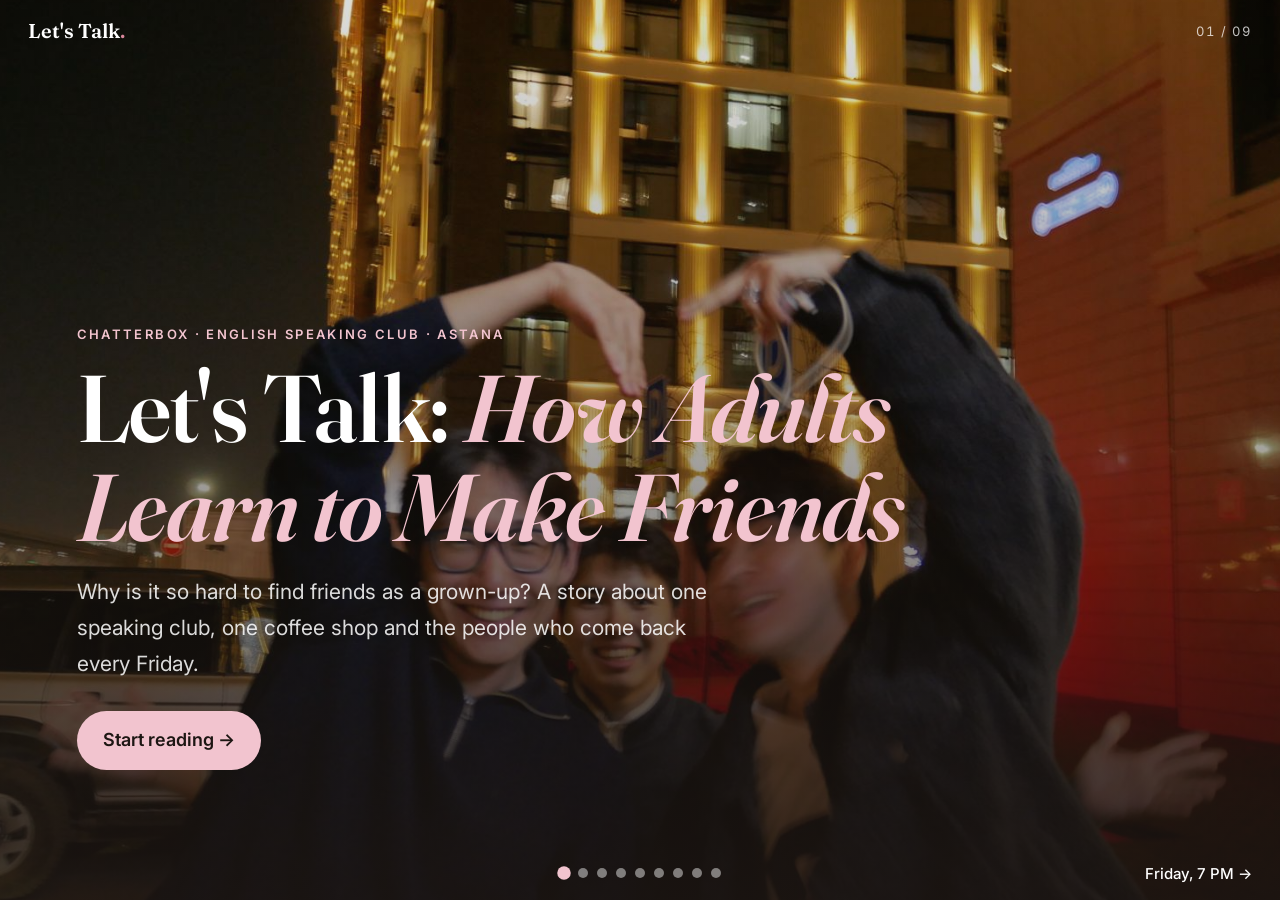
<file: index.html>
<!DOCTYPE html>
<html lang="en">
<head>
  <meta charset="UTF-8">
  <meta name="viewport" content="width=device-width, initial-scale=1.0">
  <title>Let's Talk: How Adults Learn to Make Friends</title>
  <meta name="description" content="A multimedia longread about Chatterbox, an English speaking club in Astana, and the adults who found friends there.">
  <link rel="preconnect" href="https://fonts.googleapis.com">
  <link rel="preconnect" href="https://fonts.gstatic.com" crossorigin>
  <link href="https://fonts.googleapis.com/css2?family=Fraunces:ital,opsz,wght@0,9..144,400;0,9..144,600;1,9..144,400&family=Inter:wght@400;500;600&display=swap" rel="stylesheet">
  <link rel="stylesheet" href="css/style.css">
</head>
<body class="cover" data-page="0">

  <header class="topbar">
    <a href="index.html" class="brand">Let's Talk<span>.</span></a>
    <span class="counter"></span>
  </header>

  <main class="cover-hero">

    <!-- SLIDESHOW: photos change every 2 seconds (speed: SLIDE_INTERVAL in js/main.js).
         To add a photo, copy one <div class="slide"> line; to remove one, delete its line. -->
    <div class="slideshow">
      <div class="author">
  <p class="author-name"><span>The Author</span> Merey Askanova</p>
  <p class="author-links">
    <a href="https://www.instagram.com/m13try/" target="_blank" rel="noopener">Instagram: @m13try</a>
    <span aria-hidden="true">·</span>
    <a href="tel:+77015398268">+7 701 539 82 68</a>
  </p>
</div>
      <div class="slide"><img src="assets/photos/cover-01.jpg" alt=""></div>
      <div class="slide"><img src="assets/photos/cover-02.jpg" alt=""></div>
      <div class="slide"><img src="assets/photos/cover-03.jpg" alt=""></div>
      <div class="slide"><img src="assets/photos/cover-04.jpg" alt=""></div>
      <div class="slide"><img src="assets/photos/cover-05.jpg" alt=""></div>
      <div class="slide"><img src="assets/photos/cover-06.jpg" alt=""></div>
      <div class="slide"><img src="assets/photos/cover-07.jpg" alt=""></div>
      <div class="slide"><img src="assets/photos/cover-08.jpg" alt=""></div>
      <div class="slide"><img src="assets/photos/cover-09.jpg" alt=""></div>
      <div class="slide"><img src="assets/photos/cover-10.jpg" alt=""></div>
      <div class="slide"><img src="assets/photos/cover-11.jpg" alt=""></div>
      <div class="slide"><img src="assets/photos/cover-12.jpg" alt=""></div>
      <div class="slide"><img src="assets/photos/cover-13.jpg" alt=""></div>
      <div class="slide"><img src="assets/photos/cover-14.jpg" alt=""></div>
      <div class="slide"><img src="assets/photos/cover-15.jpg" alt=""></div>
      <div class="slide"><img src="assets/photos/cover-16.jpg" alt=""></div>
      <div class="slide"><img src="assets/photos/cover-17.jpg" alt=""></div>
      <div class="slide"><img src="assets/photos/cover-18.jpg" alt=""></div>
      <div class="slide"><img src="assets/photos/cover-19.jpg" alt=""></div>
      <div class="slide"><img src="assets/photos/cover-20.jpg" alt=""></div>
      <div class="slide"><img src="assets/photos/cover-21.jpg" alt=""></div>
      <div class="slide"><img src="assets/photos/cover-22.jpg" alt=""></div>
      <div class="slide"><img src="assets/photos/cover-23.jpg" alt=""></div>
      <div class="slide"><img src="assets/photos/cover-24.jpg" alt=""></div>
      <div class="slide"><img src="assets/photos/cover-25.jpg" alt=""></div>
      <div class="slide"><img src="assets/photos/cover-26.jpg" alt=""></div>
      <div class="slide"><img src="assets/photos/cover-27.jpg" alt=""></div>
      <div class="slide"><img src="assets/photos/cover-28.jpg" alt=""></div>
      <div class="slide"><img src="assets/photos/cover-29.jpg" alt=""></div>
      <div class="slide"><img src="assets/photos/cover-30.jpg" alt=""></div>
    </div>

    <div class="cover-overlay">
      <p class="kicker">Chatterbox · English Speaking Club · Astana</p>
      <h1>Let's Talk: <em>How Adults Learn to Make Friends</em></h1>
      <p class="lead">Why is it so hard to find friends as a grown-up? A story about one speaking club, one coffee shop and the people who come back every Friday.</p>
      <a class="start-btn" href="friday.html">Start reading →</a>
    </div>
  </main>

  <nav class="pager" aria-label="Pages"></nav>
  <script src="js/main.js"></script>
</body>
</html>
</file>
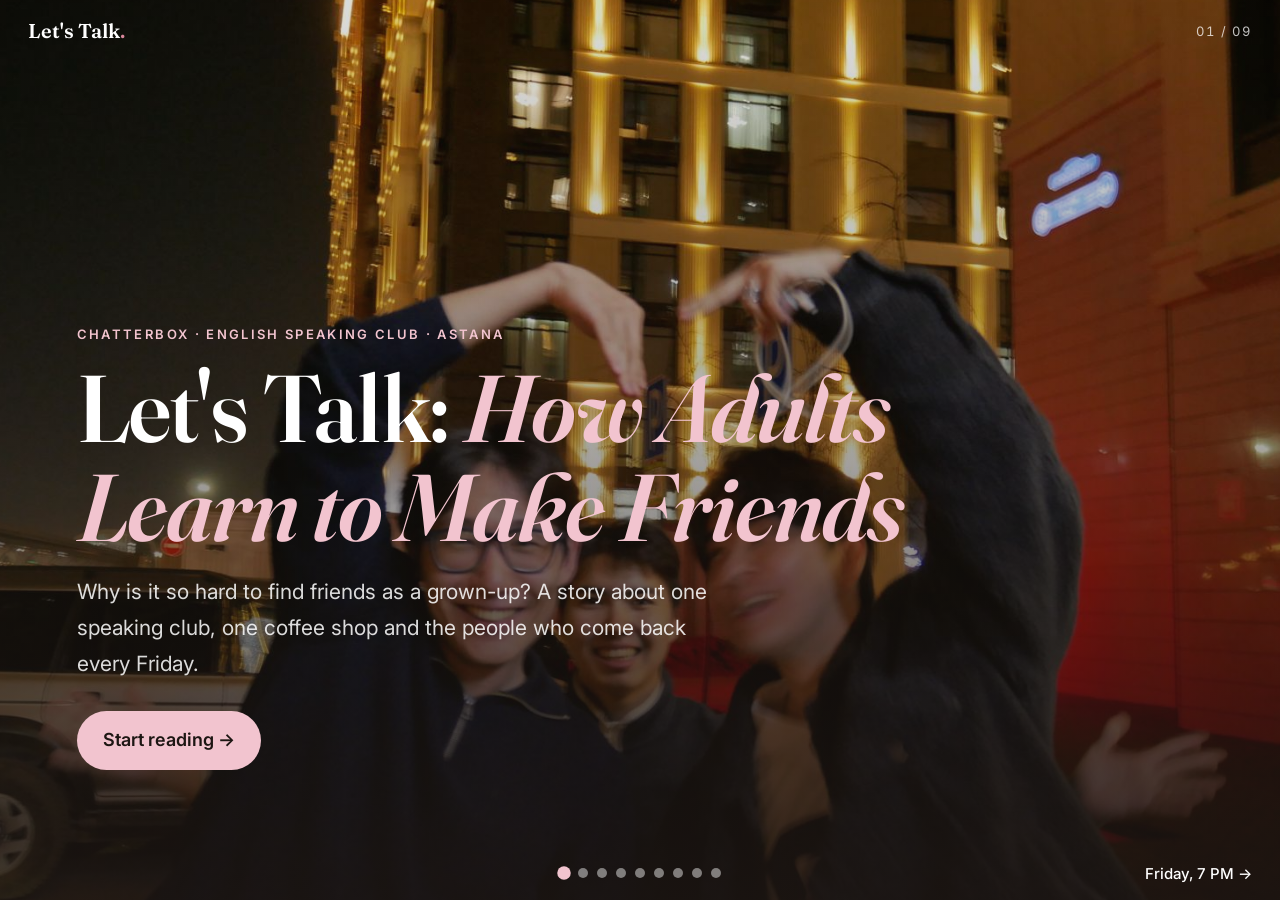
<file: letstalk/index.html>
<!DOCTYPE html>
<html lang="en">
<head>
  <meta charset="UTF-8">
  <meta name="viewport" content="width=device-width, initial-scale=1.0">
  <title>Let's Talk: How Adults Learn to Make Friends</title>
  <meta name="description" content="A multimedia longread about Chatterbox, an English speaking club in Astana, and the adults who found friends there.">
  <link rel="preconnect" href="https://fonts.googleapis.com">
  <link rel="preconnect" href="https://fonts.gstatic.com" crossorigin>
  <link href="https://fonts.googleapis.com/css2?family=Fraunces:ital,opsz,wght@0,9..144,400;0,9..144,600;1,9..144,400&family=Inter:wght@400;500;600&display=swap" rel="stylesheet">
  <link rel="stylesheet" href="css/style.css">
</head>
<body class="cover" data-page="0">

  <header class="topbar">
    <a href="index.html" class="brand">Let's Talk<span>.</span></a>
    <span class="counter"></span>
  </header>

  <main class="cover-hero">

    <!-- SLIDESHOW: photos change every 2 seconds (speed: SLIDE_INTERVAL in js/main.js).
         To add a photo, copy one <div class="slide"> line; to remove one, delete its line. -->
    <div class="slideshow">
      <div class="slide"><img src="assets/photos/cover-01.jpg" alt=""></div>
      <div class="slide"><img src="assets/photos/cover-02.jpg" alt=""></div>
      <div class="slide"><img src="assets/photos/cover-03.jpg" alt=""></div>
      <div class="slide"><img src="assets/photos/cover-04.jpg" alt=""></div>
      <div class="slide"><img src="assets/photos/cover-05.jpg" alt=""></div>
      <div class="slide"><img src="assets/photos/cover-06.jpg" alt=""></div>
      <div class="slide"><img src="assets/photos/cover-07.jpg" alt=""></div>
      <div class="slide"><img src="assets/photos/cover-08.jpg" alt=""></div>
      <div class="slide"><img src="assets/photos/cover-09.jpg" alt=""></div>
      <div class="slide"><img src="assets/photos/cover-10.jpg" alt=""></div>
      <div class="slide"><img src="assets/photos/cover-11.jpg" alt=""></div>
      <div class="slide"><img src="assets/photos/cover-12.jpg" alt=""></div>
      <div class="slide"><img src="assets/photos/cover-13.jpg" alt=""></div>
      <div class="slide"><img src="assets/photos/cover-14.jpg" alt=""></div>
      <div class="slide"><img src="assets/photos/cover-15.jpg" alt=""></div>
      <div class="slide"><img src="assets/photos/cover-16.jpg" alt=""></div>
      <div class="slide"><img src="assets/photos/cover-17.jpg" alt=""></div>
      <div class="slide"><img src="assets/photos/cover-18.jpg" alt=""></div>
      <div class="slide"><img src="assets/photos/cover-19.jpg" alt=""></div>
      <div class="slide"><img src="assets/photos/cover-20.jpg" alt=""></div>
      <div class="slide"><img src="assets/photos/cover-21.jpg" alt=""></div>
      <div class="slide"><img src="assets/photos/cover-22.jpg" alt=""></div>
      <div class="slide"><img src="assets/photos/cover-23.jpg" alt=""></div>
      <div class="slide"><img src="assets/photos/cover-24.jpg" alt=""></div>
      <div class="slide"><img src="assets/photos/cover-25.jpg" alt=""></div>
      <div class="slide"><img src="assets/photos/cover-26.jpg" alt=""></div>
      <div class="slide"><img src="assets/photos/cover-27.jpg" alt=""></div>
      <div class="slide"><img src="assets/photos/cover-28.jpg" alt=""></div>
      <div class="slide"><img src="assets/photos/cover-29.jpg" alt=""></div>
      <div class="slide"><img src="assets/photos/cover-30.jpg" alt=""></div>
    </div>

    <div class="cover-overlay">
      <p class="kicker">Chatterbox · English Speaking Club · Astana</p>
      <h1>Let's Talk: <em>How Adults Learn to Make Friends</em></h1>
      <p class="lead">Why is it so hard to find friends as a grown-up? A story about one speaking club, one coffee shop and the people who come back every Friday.</p>
      <a class="start-btn" href="friday.html">Start reading →</a>
    </div>
  </main>

  <nav class="pager" aria-label="Pages"></nav>
  <script src="js/main.js"></script>
</body>
</html>
</file>
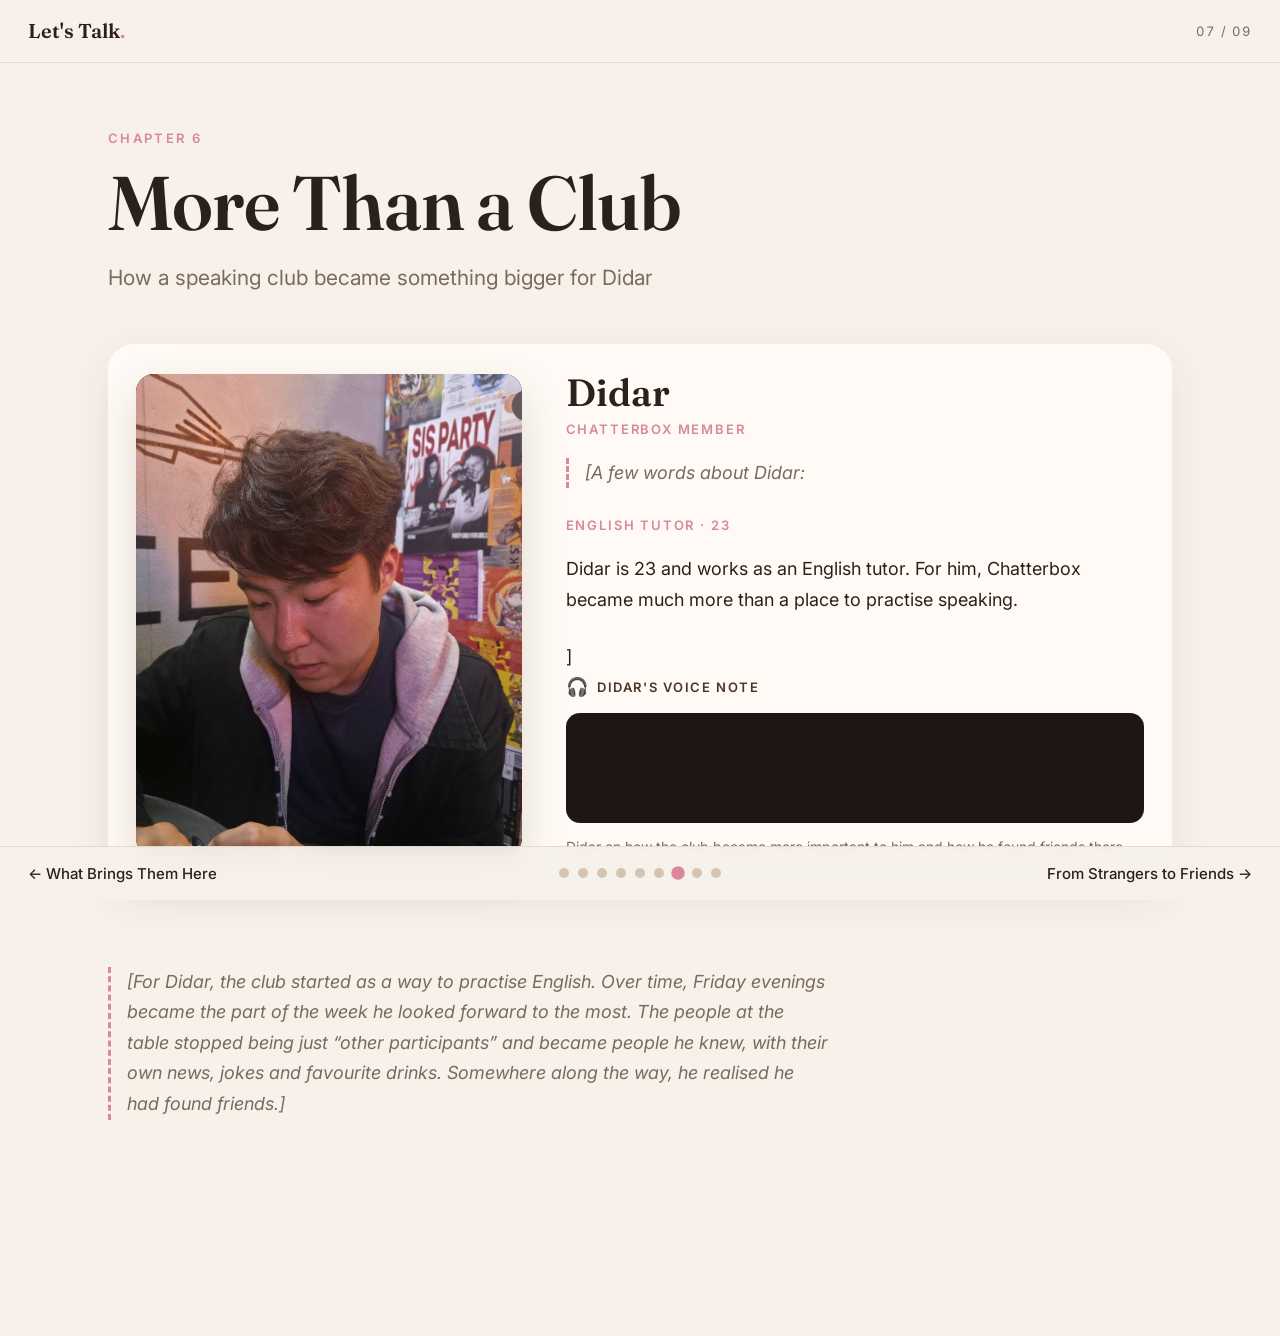
<file: didar.html>
<!DOCTYPE html>
<html lang="en">
<head>
  <meta charset="UTF-8">
  <meta name="viewport" content="width=device-width, initial-scale=1.0">
  <title>More Than a Club · Let's Talk</title>
  <link rel="preconnect" href="https://fonts.googleapis.com">
  <link rel="preconnect" href="https://fonts.gstatic.com" crossorigin>
  <link href="https://fonts.googleapis.com/css2?family=Fraunces:ital,opsz,wght@0,9..144,400;0,9..144,600;1,9..144,400&family=Inter:wght@400;500;600&display=swap" rel="stylesheet">
  <link rel="stylesheet" href="css/style.css">
</head>
<body data-page="6">

  <header class="topbar">
    <a href="index.html" class="brand">Let's Talk<span>.</span></a>
    <span class="counter"></span>
  </header>

  <main class="page">

    <section class="chapter-head reveal">
      <p class="kicker">Chapter 6</p>
      <h1>More Than a Club</h1>
      <p class="lead">How a speaking club became something bigger for Didar</p>
    </section>

    <section class="person reveal">
      <figure class="photo-slot">
        <img src="assets/photos/didar.jpg" alt="Didar">
        <figcaption class="slot-label">Photo: Didar<small>assets/photos/didar.jpg</small></figcaption>
      </figure>
      <div>
        <p class="person-name">Didar</p>
        <p class="person-role">Chatterbox member</p>
        <p class="person-about placeholder">[A few words about Didar: <p class="person-role">English tutor · 23</p>
<p class="person-about">Didar is 23 and works as an English tutor. For him, Chatterbox became much more than a place to practise speaking.</p>]</p>

        <p class="audio-label">Didar's voice note</p>
        <div class="drive-audio">
          <iframe src="https://drive.google.com/file/d/1ACAIVmwpuzlrFrXn4HIFI7DJ-NvrfvU1/preview" allow="autoplay" title="Didar's voice note"></iframe>
        </div>
        <!-- Local version: <audio controls preload="metadata" src="assets/audio/didar.mp3"></audio> -->
        <p class="caption">Didar on how the club became more important to him and how he found friends there</p>
      </div>
    </section>

    <section class="author-text reveal">
      <p class="placeholder">[For Didar, the club started as a way to practise English. Over time, Friday evenings became the part of the week he looked forward to the most. The people at the table stopped being just “other participants” and became people he knew, with their own news, jokes and favourite drinks. Somewhere along the way, he realised he had found friends.]</p>
    </section>

  </main>

  <nav class="pager" aria-label="Pages"></nav>
  <script src="js/main.js"></script>
</body>
</html>
</file>
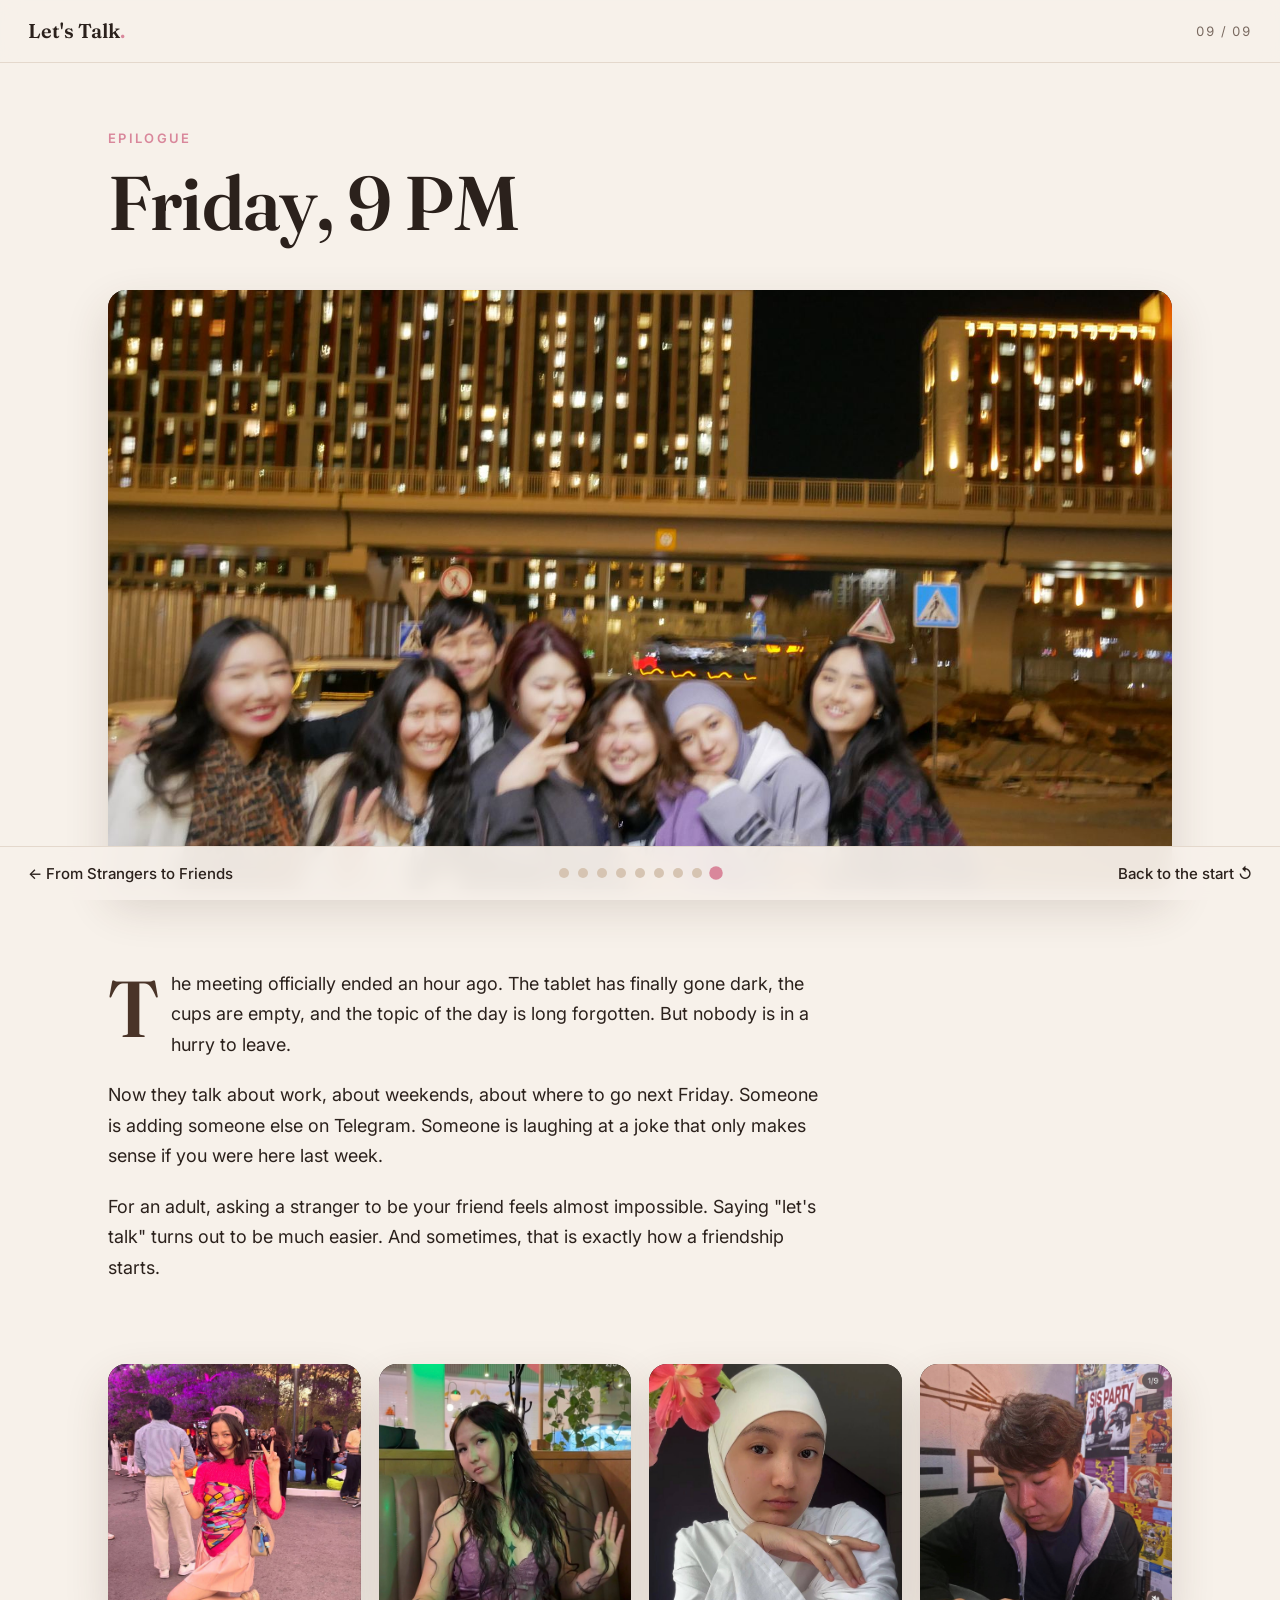
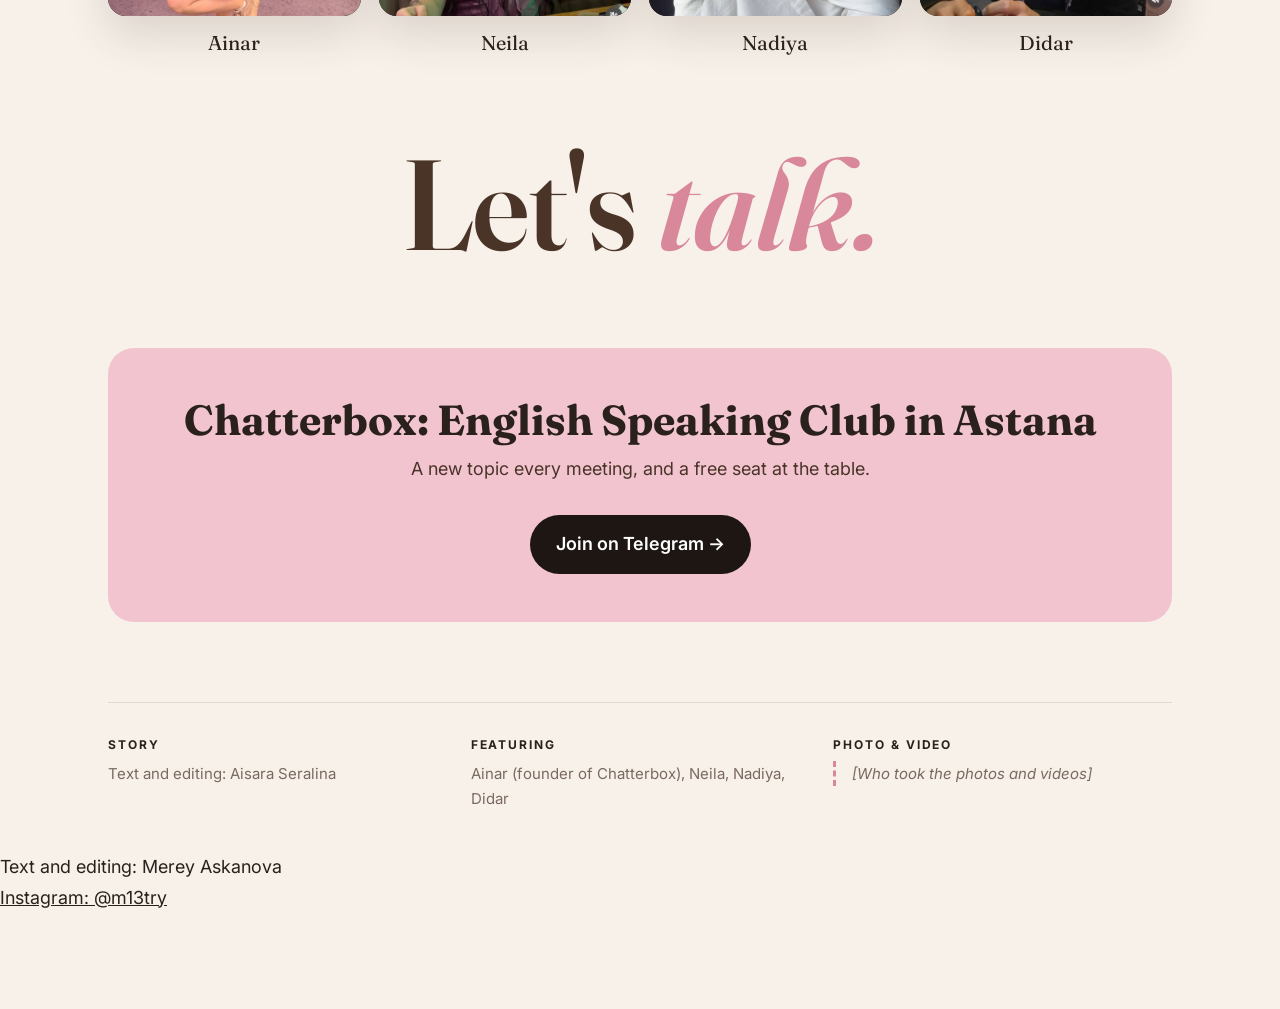
<file: friday-9pm.html>
<!DOCTYPE html>
<html lang="en">
<head>
  <meta charset="UTF-8">
  <meta name="viewport" content="width=device-width, initial-scale=1.0">
  <title>Friday, 9 PM · Let's Talk</title>
  <link rel="preconnect" href="https://fonts.googleapis.com">
  <link rel="preconnect" href="https://fonts.gstatic.com" crossorigin>
  <link href="https://fonts.googleapis.com/css2?family=Fraunces:ital,opsz,wght@0,9..144,400;0,9..144,600;1,9..144,400&family=Inter:wght@400;500;600&display=swap" rel="stylesheet">
  <link rel="stylesheet" href="css/style.css">
</head>
<body data-page="8">

  <header class="topbar">
    <a href="index.html" class="brand">Let's Talk<span>.</span></a>
    <span class="counter"></span>
  </header>

  <main class="page">

    <section class="chapter-head reveal">
      <p class="kicker">Epilogue</p>
      <h1>Friday, 9 PM</h1>
    </section>

    <!-- ENDING: mirrors "Friday, 7 PM". Same coffee shop, two hours later. -->
    <section class="reveal">
      <figure class="photo-slot wide">
        <img src="assets/photos/finale-group.jpg" alt="Club members after the meeting">
        <figcaption class="slot-label">Wide photo: everyone at the table after the club, or leaving together<small>assets/photos/finale-group.jpg</small></figcaption>
      </figure>
    </section>

    <section class="author-text text reveal">
      <p class="dropcap">The meeting officially ended an hour ago. The tablet has finally gone dark, the cups are empty, and the topic of the day is long forgotten. But nobody is in a hurry to leave.</p>
      <p>Now they talk about work, about weekends, about where to go next Friday. Someone is adding someone else on Telegram. Someone is laughing at a joke that only makes sense if you were here last week.</p>
      <p>For an adult, asking a stranger to be your friend feels almost impossible. Saying "let's talk" turns out to be much easier. And sometimes, that is exactly how a friendship starts.</p>
    </section>

    <!-- Faces of the story: reuses the photos from earlier pages -->
    <section class="faces reveal">
      <figure>
        <div class="photo-slot square"><img src="assets/photos/ainar.jpg" alt="Ainar"><span class="slot-label"><small>ainar.jpg</small></span></div>
        <figcaption class="name">Ainar</figcaption>
      </figure>
      <figure>
        <div class="photo-slot square"><img src="assets/photos/neila.jpg" alt="Neila"><span class="slot-label"><small>neila.jpg</small></span></div>
        <figcaption class="name">Neila</figcaption>
      </figure>
      <figure>
        <div class="photo-slot square"><img src="assets/photos/nadiya.jpg" alt="Nadiya"><span class="slot-label"><small>nadiya.jpg</small></span></div>
        <figcaption class="name">Nadiya</figcaption>
      </figure>
      <figure>
        <div class="photo-slot square"><img src="assets/photos/didar.jpg" alt="Didar"><span class="slot-label"><small>didar.jpg</small></span></div>
        <figcaption class="name">Didar</figcaption>
      </figure>
    </section>

    <section class="reveal">
      <p class="big-quote">Let's <em>talk.</em></p>
    </section>

    <section class="cta reveal">
      <h2>Chatterbox: English Speaking Club in Astana</h2>
      <p>A new topic every meeting, and a free seat at the table.</p>
      <a class="start-btn" href="https://t.me/chatterboxesc" target="_blank" rel="noopener">Join on Telegram →</a>
    </section>

    <footer class="credits reveal">
      <div>
        <h3>Story</h3>
        <p>Text and editing: Aisara Seralina</p>
      </div>
      <div>
        <h3>Featuring</h3>
        <p>Ainar (founder of Chatterbox), Neila, Nadiya, Didar</p>
      </div>
      <div>
        <h3>Photo &amp; video</h3>
        <p class="placeholder">[Who took the photos and videos]</p>
      </div>
    </footer>

  </main>

  <nav class="pager" aria-label="Pages"></nav>
  <script src="js/main.js"></script>
</body><p>Text and editing: Merey Askanova</p>
<p><a href="https://www.instagram.com/m13try/" target="_blank" rel="noopener">Instagram: @m13try</a></p>
</html>
</file>
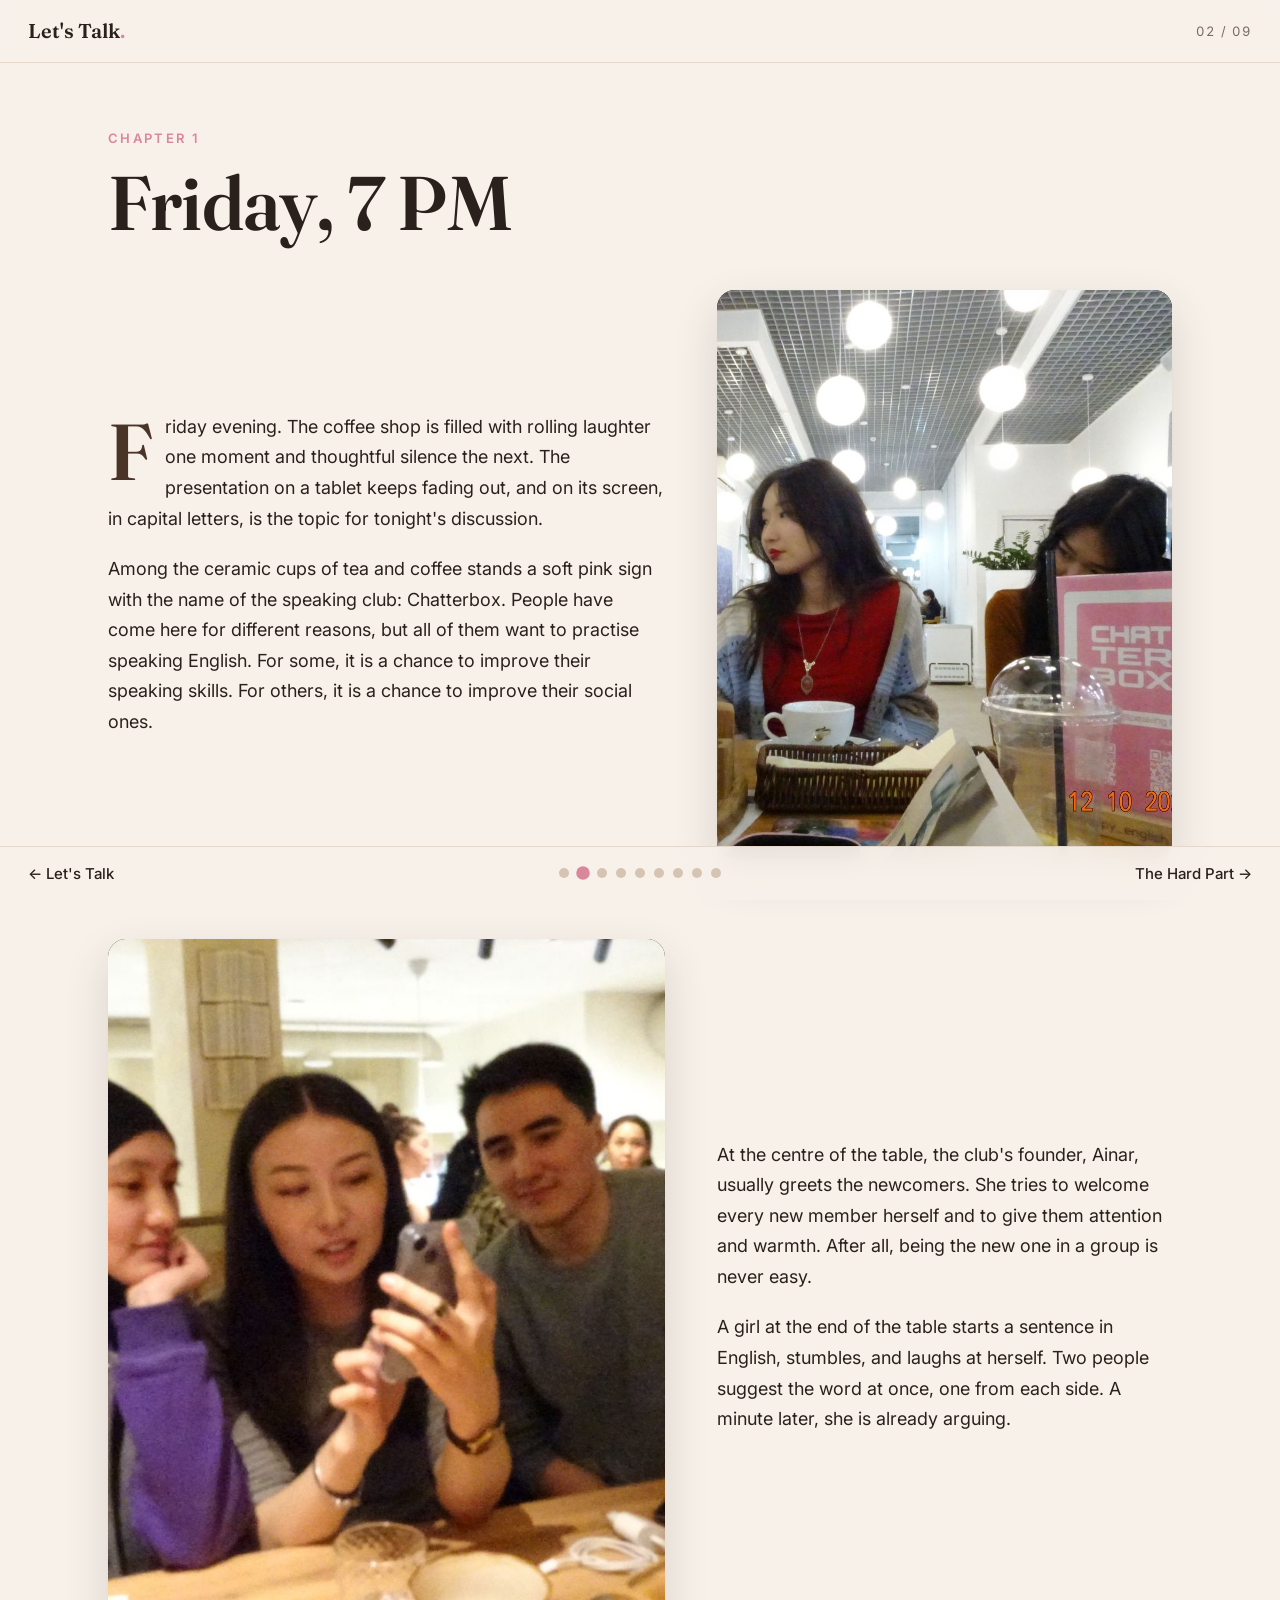
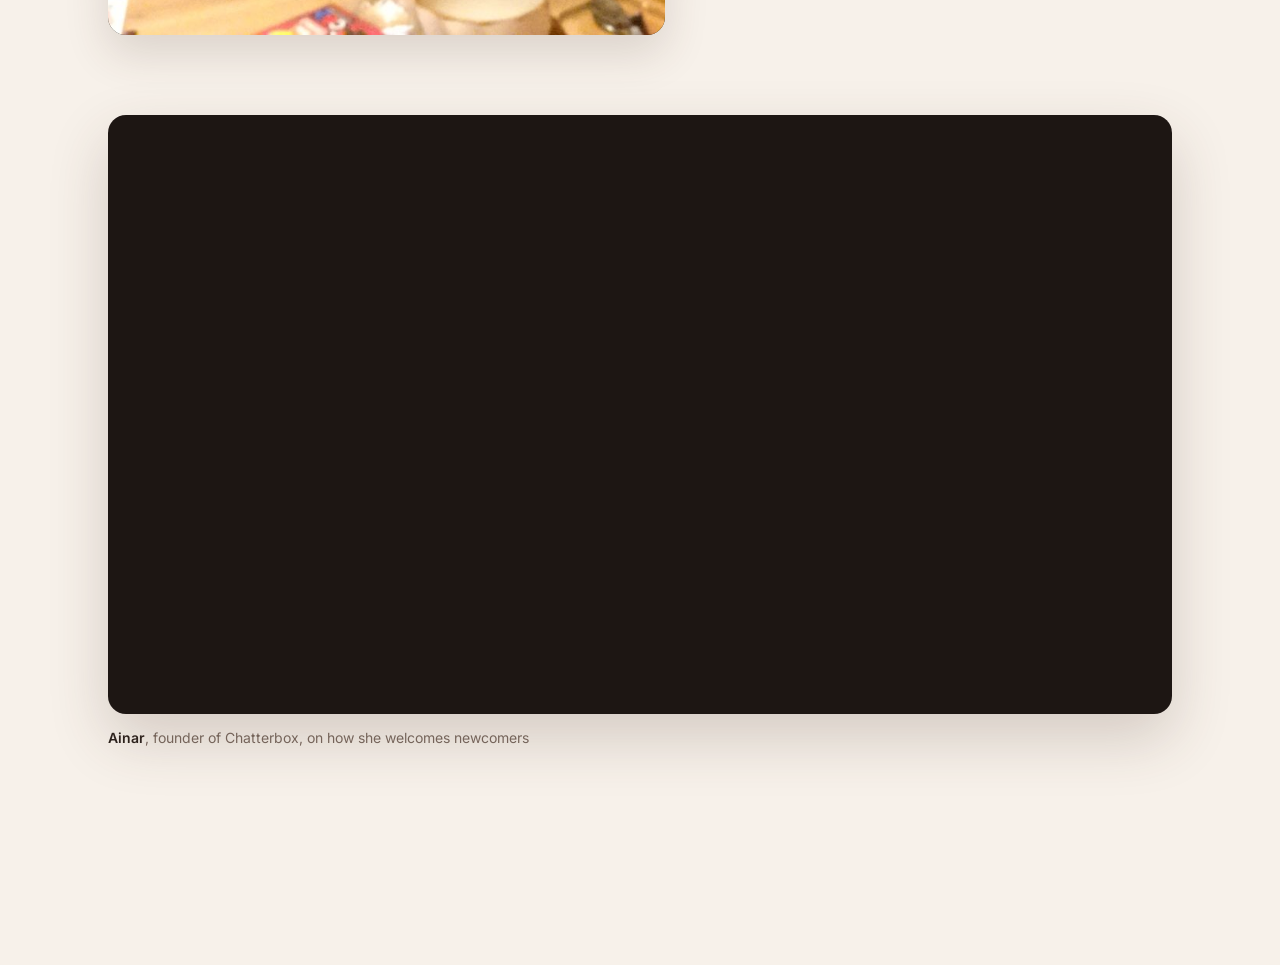
<file: friday.html>
<!DOCTYPE html>
<html lang="en">
<head>
  <meta charset="UTF-8">
  <meta name="viewport" content="width=device-width, initial-scale=1.0">
  <title>Friday, 7 PM · Let's Talk</title>
  <link rel="preconnect" href="https://fonts.googleapis.com">
  <link rel="preconnect" href="https://fonts.gstatic.com" crossorigin>
  <link href="https://fonts.googleapis.com/css2?family=Fraunces:ital,opsz,wght@0,9..144,400;0,9..144,600;1,9..144,400&family=Inter:wght@400;500;600&display=swap" rel="stylesheet">
  <link rel="stylesheet" href="css/style.css">
</head>
<body data-page="1">

  <header class="topbar">
    <a href="index.html" class="brand">Let's Talk<span>.</span></a>
    <span class="counter"></span>
  </header>

  <main class="page">

    <section class="chapter-head reveal">
      <p class="kicker">Chapter 1</p>
      <h1>Friday, 7 PM</h1>
    </section>

    <section class="split reveal">
      <div class="text">
        <p class="dropcap">Friday evening. The coffee shop is filled with rolling laughter one moment and thoughtful silence the next. The presentation on a tablet keeps fading out, and on its screen, in capital letters, is the topic for tonight's discussion.</p>
        <p>Among the ceramic cups of tea and coffee stands a soft pink sign with the name of the speaking club: Chatterbox. People have come here for different reasons, but all of them want to practise speaking English. For some, it is a chance to improve their speaking skills. For others, it is a chance to improve their social ones.</p>
      </div>
      <figure class="photo-slot">
        <img style="object-position: 80% center" src="assets/photos/friday-1.jpg" alt="The coffee shop on a Friday evening">
        <figcaption class="slot-label">Photo: the coffee shop, the tablet, the pink sign<small>assets/photos/friday-1.jpg</small></figcaption>
      </figure>
    </section>

    <section class="split reverse reveal">
      <div class="text">
        <p>At the centre of the table, the club's founder, Ainar, usually greets the newcomers. She tries to welcome every new member herself and to give them attention and warmth. After all, being the new one in a group is never easy.</p>
        <p>A girl at the end of the table starts a sentence in English, stumbles, and laughs at herself. Two people suggest the word at once, one from each side. A minute later, she is already arguing.</p>
      </div>
      <figure class="photo-slot">
        <img src="assets/photos/friday-2.jpg" alt="Ainar welcoming newcomers">
        <figcaption class="slot-label">Photo: Ainar with newcomers<small>assets/photos/friday-2.jpg</small></figcaption>
      </figure>
    </section>

    <section class="reveal">
      <div class="video-wrap">
        <iframe src="https://www.youtube.com/embed/suPuJf4Aw4o?rel=0"
                title="Ainar on welcoming newcomers"
                allow="accelerometer; autoplay; clipboard-write; encrypted-media; gyroscope; picture-in-picture; web-share"
                referrerpolicy="strict-origin-when-cross-origin" allowfullscreen></iframe>
      </div>
      <p class="caption"><strong>Ainar</strong>, founder of Chatterbox, on how she welcomes newcomers</p>
    </section>

  </main>

  <nav class="pager" aria-label="Pages"></nav>
  <script src="js/main.js"></script>
</body>
</html>
</file>
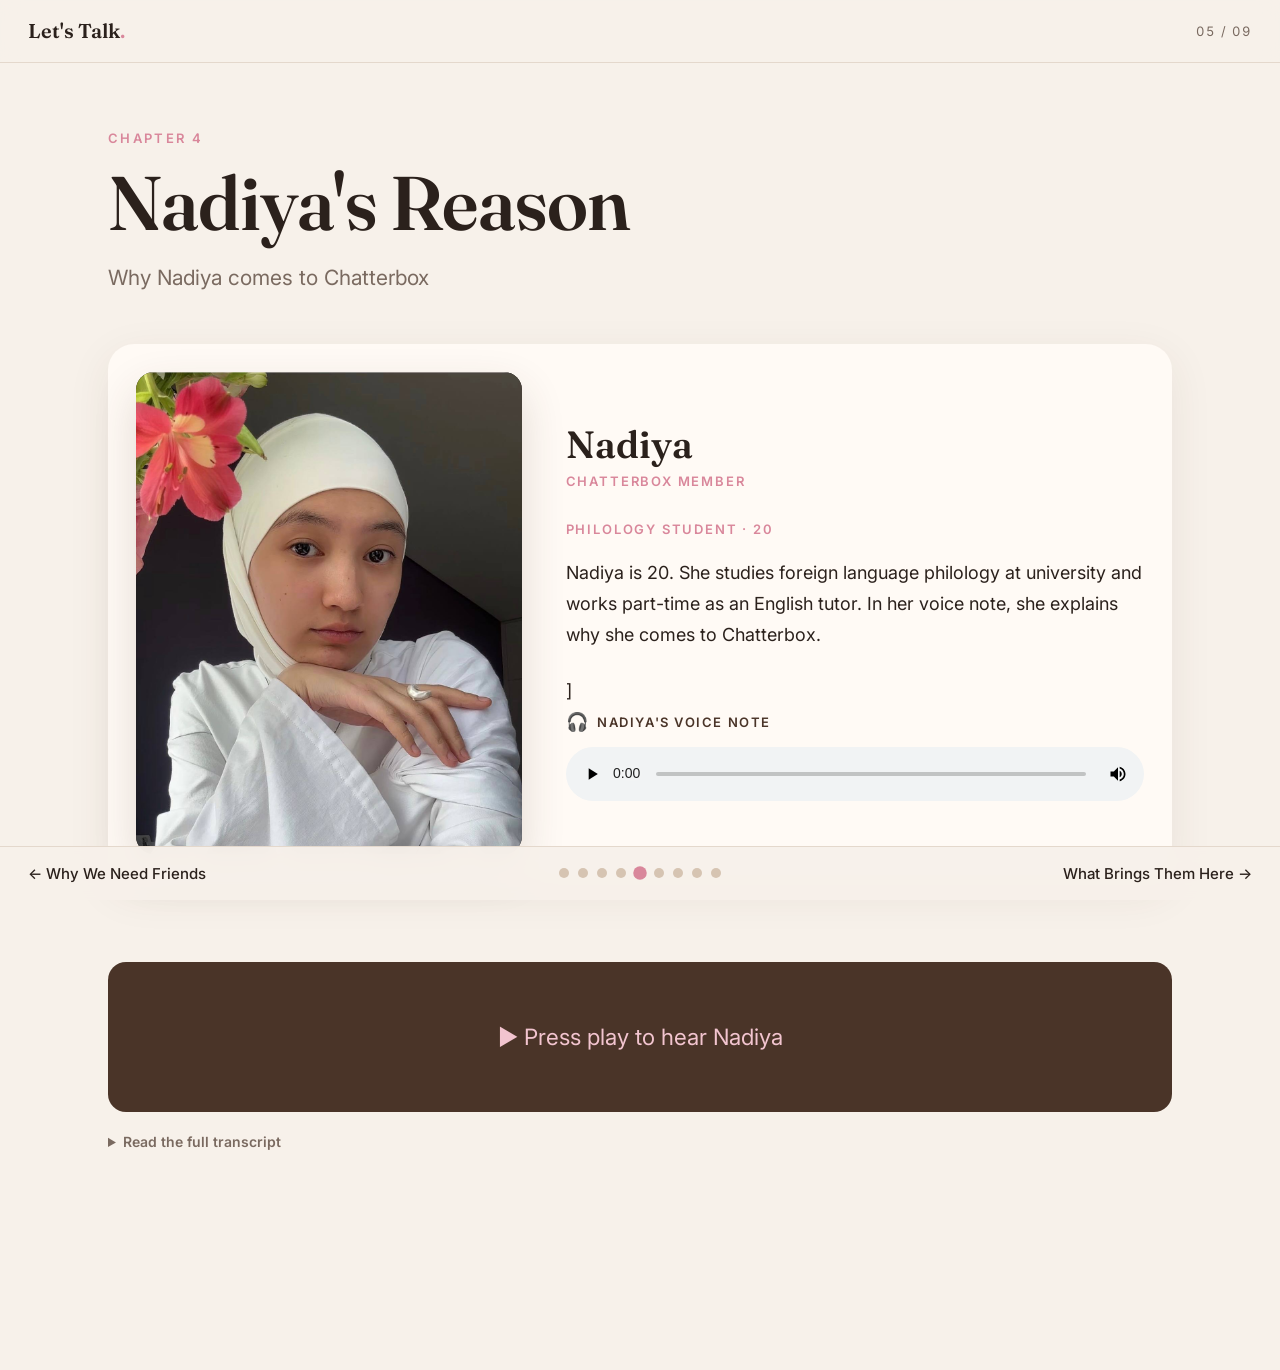
<file: nadiya.html>
<!DOCTYPE html>
<html lang="en">
<head>
  <meta charset="UTF-8">
  <meta name="viewport" content="width=device-width, initial-scale=1.0">
  <title>Nadiya's Reason · Let's Talk</title>
  <link rel="preconnect" href="https://fonts.googleapis.com">
  <link rel="preconnect" href="https://fonts.gstatic.com" crossorigin>
  <link href="https://fonts.googleapis.com/css2?family=Fraunces:ital,opsz,wght@0,9..144,400;0,9..144,600;1,9..144,400&family=Inter:wght@400;500;600&display=swap" rel="stylesheet">
  <link rel="stylesheet" href="css/style.css">
</head>
<body data-page="4">

  <header class="topbar">
    <a href="index.html" class="brand">Let's Talk<span>.</span></a>
    <span class="counter"></span>
  </header>

  <main class="page">

    <section class="chapter-head reveal">
      <p class="kicker">Chapter 4</p>
      <h1>Nadiya's Reason</h1>
      <p class="lead">Why Nadiya comes to Chatterbox</p>
    </section>

    <!-- NADIYA: photo + about + audio with synced subtitles.
         The audio must be a file on your site (subtitles cannot sync with a Google Drive player):
         download it from Drive and save it as assets/audio/nadiya.mp3
         The subtitle lines live in js/nadiya-subtitles.js -->
    <section class="person reveal">
      <figure class="photo-slot">
        <img src="assets/photos/nadiya.jpg" alt="Nadiya">
        <figcaption class="slot-label">Photo: Nadiya<small>assets/photos/nadiya.jpg</small></figcaption>
      </figure>
      <div>
        <p class="person-name">Nadiya</p>
        <p class="person-role">Chatterbox member</p>
        <p class="person-about placeholder"> <p class="person-role">Philology student · 20</p>
<p class="person-about">Nadiya is 20. She studies foreign language philology at university and works part-time as an English tutor. In her voice note, she explains why she comes to Chatterbox.</p>]</p>

        <p class="audio-label">Nadiya's voice note</p>
        <audio id="sub-audio" controls preload="metadata" src="assets/audio/nadiya.ogg"></audio>
<p class="notice" id="audio-missing" hidden>Audio file not found.</p>
        <p class="notice" id="audio-missing" hidden>Audio file not found. Save Nadiya's recording as <code>assets/audio/nadiya.mp3</code>.</p>
      </div>
    </section>

    <section class="reveal">
      <div class="subtitles" aria-live="polite">
        <p id="sub-line" class="idle">▶ Press play to hear Nadiya</p>
      </div>
      <details class="transcript-toggle">
        <summary>Read the full transcript</summary>
        <ol class="transcript" id="transcript"></ol>
      </details>
    </section>

  </main>

  <nav class="pager" aria-label="Pages"></nav>
  <script src="js/nadiya-subtitles.js"></script>
  <script src="js/main.js"></script>
</body>
</html>
</file>
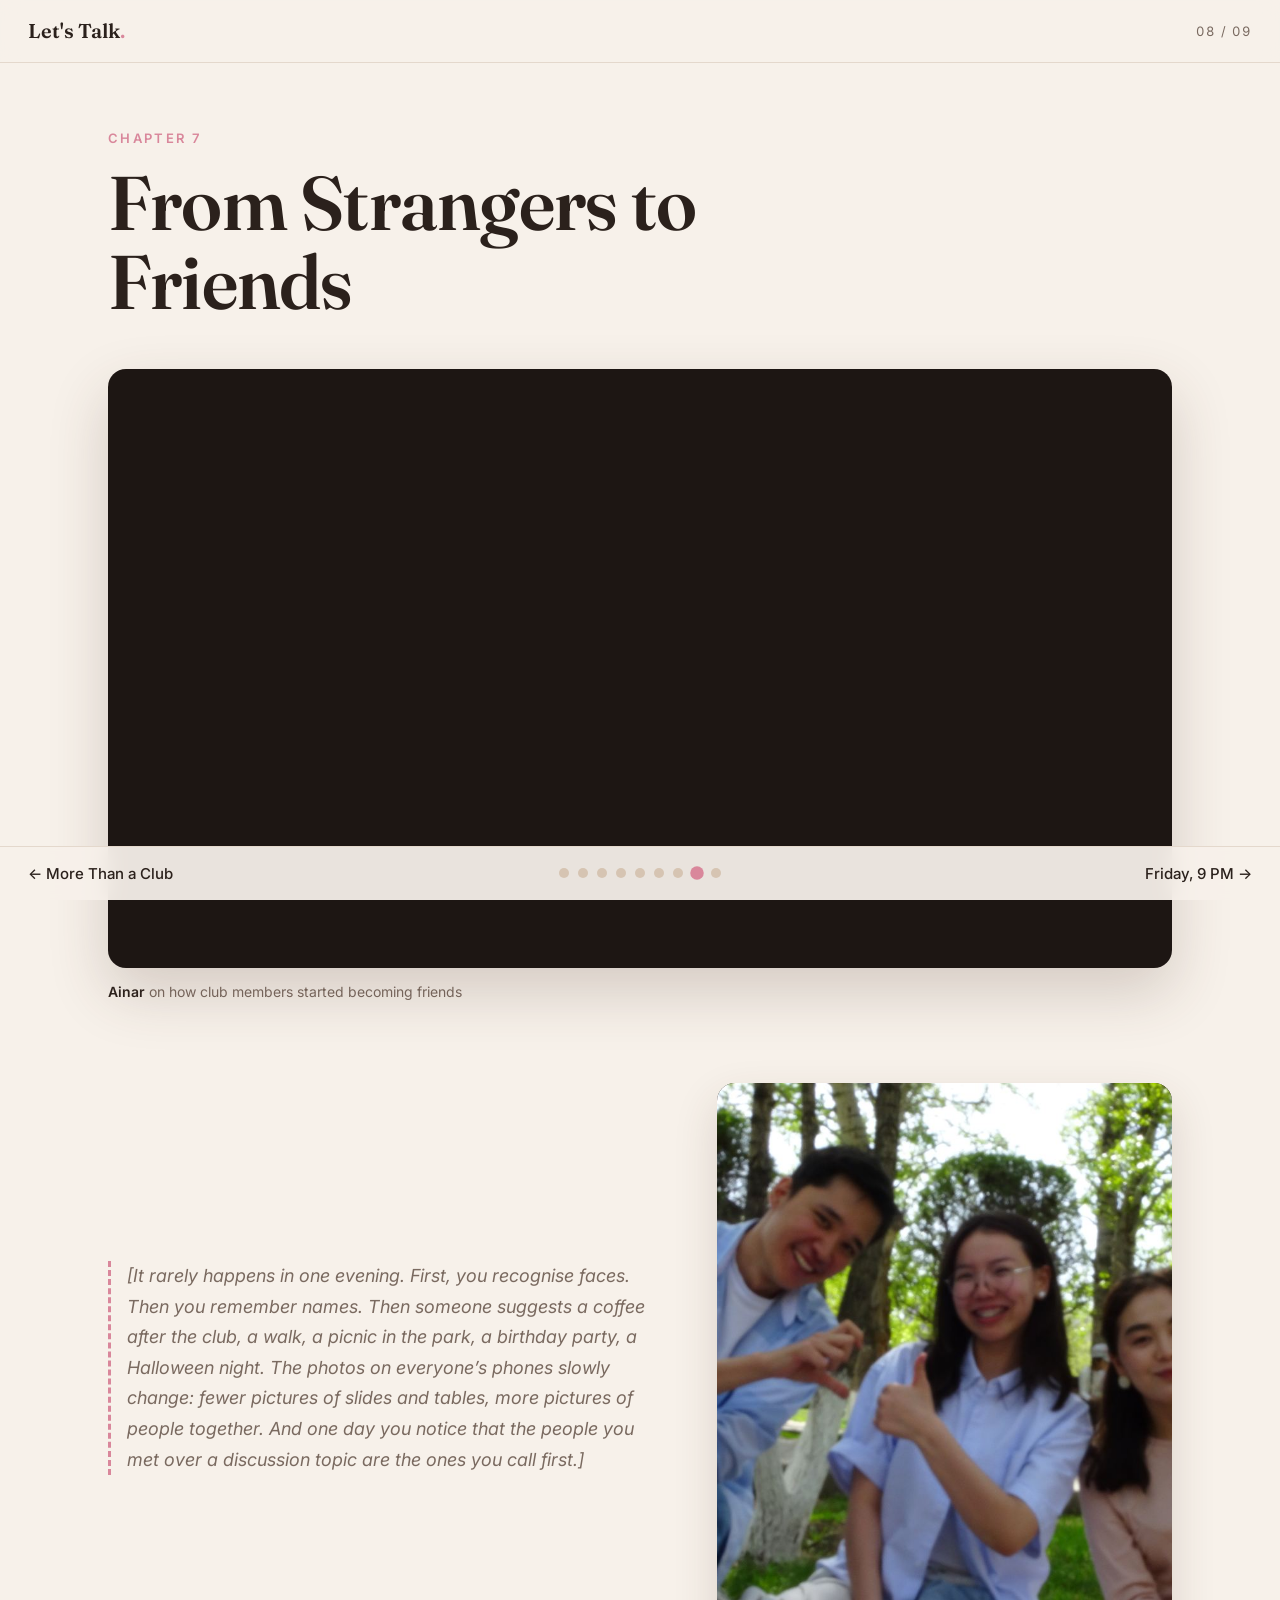
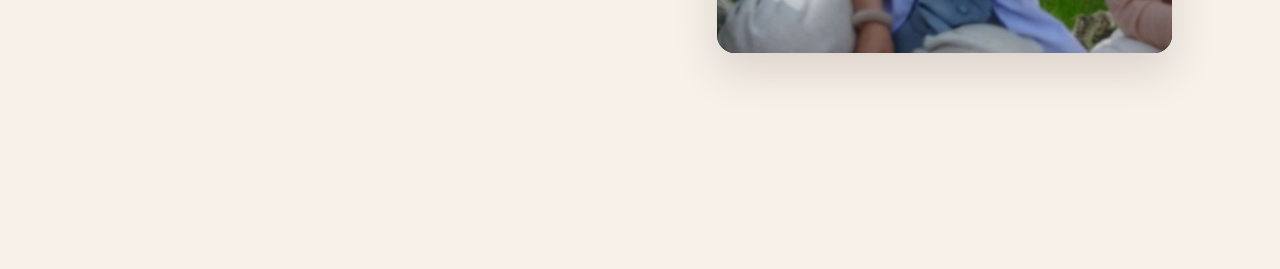
<file: strangers-to-friends.html>
<!DOCTYPE html>
<html lang="en">
<head>
  <meta charset="UTF-8">
  <meta name="viewport" content="width=device-width, initial-scale=1.0">
  <title>From Strangers to Friends · Let's Talk</title>
  <link rel="preconnect" href="https://fonts.googleapis.com">
  <link rel="preconnect" href="https://fonts.gstatic.com" crossorigin>
  <link href="https://fonts.googleapis.com/css2?family=Fraunces:ital,opsz,wght@0,9..144,400;0,9..144,600;1,9..144,400&family=Inter:wght@400;500;600&display=swap" rel="stylesheet">
  <link rel="stylesheet" href="css/style.css">
</head>
<body data-page="7">

  <header class="topbar">
    <a href="index.html" class="brand">Let's Talk<span>.</span></a>
    <span class="counter"></span>
  </header>

  <main class="page">

    <section class="chapter-head reveal">
      <p class="kicker">Chapter 7</p>
      <h1>From Strangers to Friends</h1>
    </section>

    <section class="reveal">
      <div class="video-wrap">
        <iframe src="https://www.youtube.com/embed/N3IkiRNXaTk?rel=0"
                title="Ainar on how members became friends"
                allow="accelerometer; autoplay; clipboard-write; encrypted-media; gyroscope; picture-in-picture; web-share"
                referrerpolicy="strict-origin-when-cross-origin" allowfullscreen></iframe>
      </div>
      <p class="caption"><strong>Ainar</strong> on how club members started becoming friends</p>
    </section>

    <section class="split reveal">
      <div class="text">
        <p class="placeholder">[It rarely happens in one evening. First, you recognise faces. Then you remember names. Then someone suggests a coffee after the club, a walk, a picnic in the park, a birthday party, a Halloween night. The photos on everyone’s phones slowly change: fewer pictures of slides and tables, more pictures of people together. And one day you notice that the people you met over a discussion topic are the ones you call first.]</p>
      </div>
      <figure class="photo-slot">
        <img src="assets/photos/friendship.jpg" alt="">
        <figcaption class="slot-label">Photo: members together<small>assets/photos/friendship.jpg</small></figcaption>
      </figure>
    </section>

  </main>

  <nav class="pager" aria-label="Pages"></nav>
  <script src="js/main.js"></script>
</body>
</html>
</file>
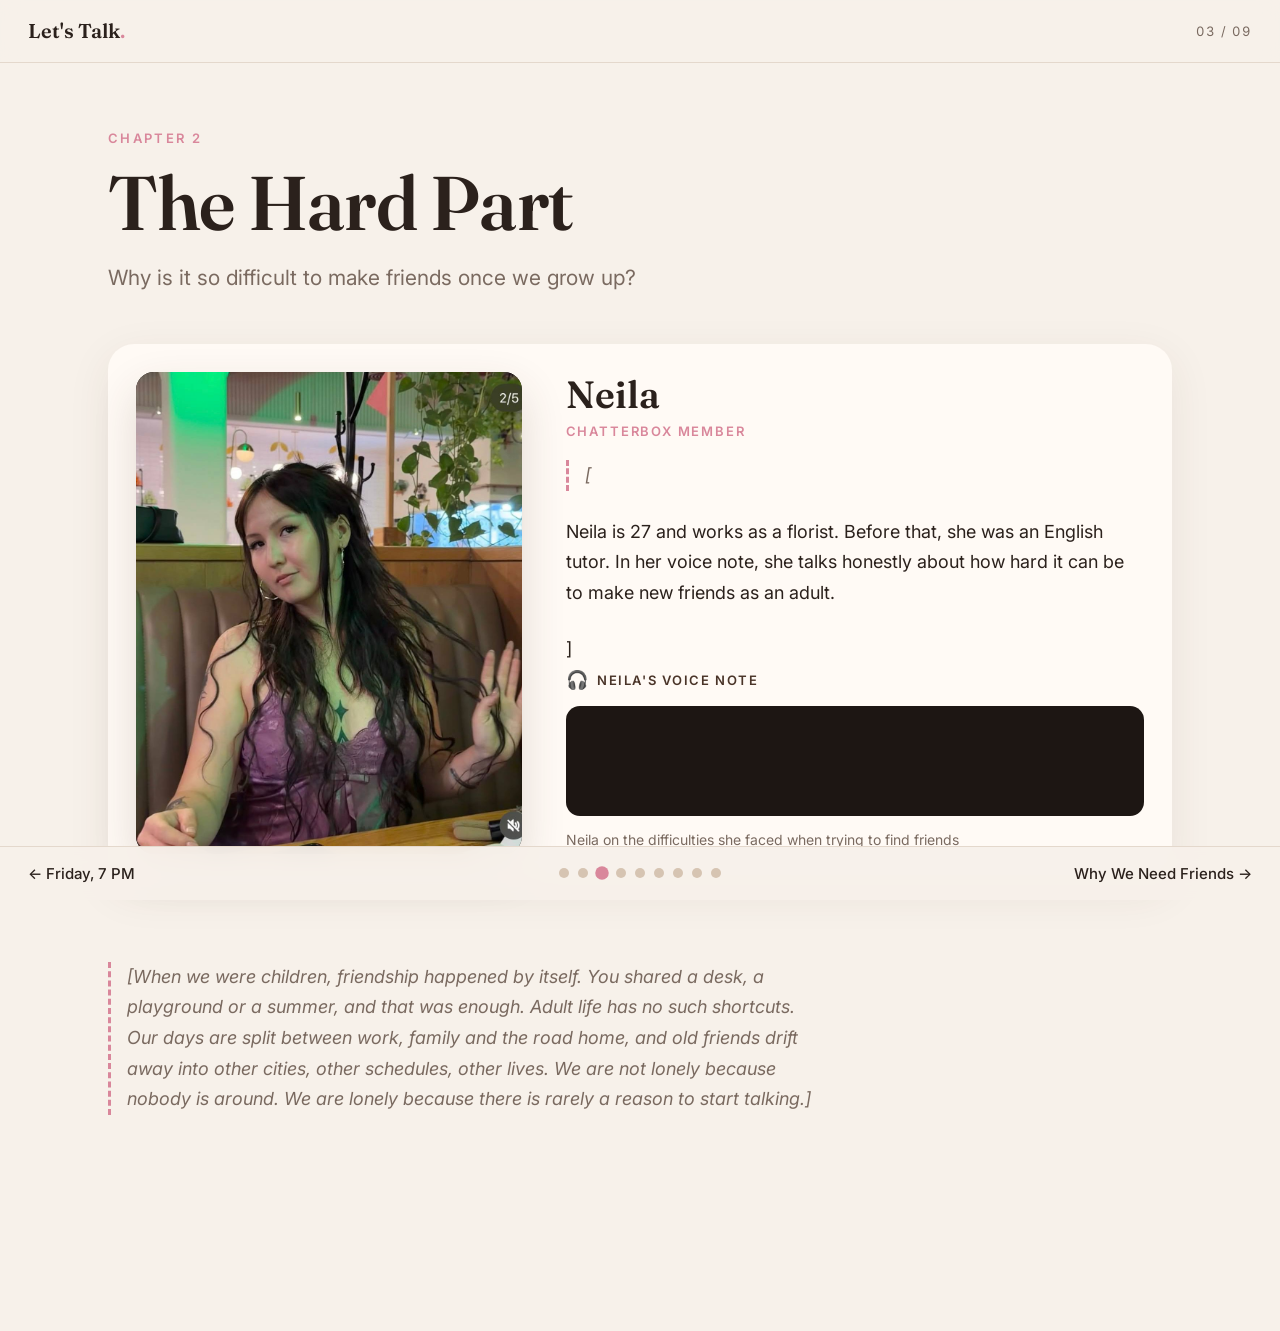
<file: the-hard-part.html>
<!DOCTYPE html>
<html lang="en">
<head>
  <meta charset="UTF-8">
  <meta name="viewport" content="width=device-width, initial-scale=1.0">
  <title>The Hard Part · Let's Talk</title>
  <link rel="preconnect" href="https://fonts.googleapis.com">
  <link rel="preconnect" href="https://fonts.gstatic.com" crossorigin>
  <link href="https://fonts.googleapis.com/css2?family=Fraunces:ital,opsz,wght@0,9..144,400;0,9..144,600;1,9..144,400&family=Inter:wght@400;500;600&display=swap" rel="stylesheet">
  <link rel="stylesheet" href="css/style.css">
</head>
<body data-page="2">

  <header class="topbar">
    <a href="index.html" class="brand">Let's Talk<span>.</span></a>
    <span class="counter"></span>
  </header>

  <main class="page">

    <section class="chapter-head reveal">
      <p class="kicker">Chapter 2</p>
      <h1>The Hard Part</h1>
      <p class="lead">Why is it so difficult to make friends once we grow up?</p>
    </section>

    <!-- NEILA: photo + When we were children, friendship happened by itself. You shared a desk, a playground or a summer, and that was enough. Adult life has no such shortcuts. Our days are split between work, family and the road home, and old friends drift away into other cities, other schedules, other lives. We are not lonely because nobody is around. We are lonely because there is rarely a reason to start talking. + her voice note -->
    <section class="person reveal">
      <figure class="photo-slot">
        <img src="assets/photos/neila.jpg" alt="Neila">
        <figcaption class="slot-label">Photo: Neila<small>assets/photos/neila.jpg</small></figcaption>
      </figure>
      <div>
        <p class="person-name">Neila</p>
        <p class="person-role">Chatterbox member</p>
        <p class="person-about placeholder">[ <p class="person-role"></p>
<p class="person-about">Neila is 27 and works as a florist. Before that, she was an English tutor. In her voice note, she talks honestly about how hard it can be to make new friends as an adult.</p>]</p>

        <p class="audio-label">Neila's voice note</p>
        <div class="drive-audio">
          <iframe src="https://drive.google.com/file/d/1MVn4o768ZgznFbNRNz_Z8uymnGef_Rjb/preview" allow="autoplay" title="Neila's voice note"></iframe>
        </div>
        <!-- If you'd rather keep the audio on your own site, put neila.mp3 in assets/audio/
             and replace the whole <div class="drive-audio">…</div> above with:
             <audio controls preload="metadata" src="assets/audio/neila.mp3"></audio> -->
        <p class="caption">Neila on the difficulties she faced when trying to find friends</p>
      </div>
    </section>

    <section class="author-text reveal">
      <p class="placeholder">[When we were children, friendship happened by itself. You shared a desk, a playground or a summer, and that was enough. Adult life has no such shortcuts. Our days are split between work, family and the road home, and old friends drift away into other cities, other schedules, other lives. We are not lonely because nobody is around. We are lonely because there is rarely a reason to start talking.]</p>
    </section>

  </main>

  <nav class="pager" aria-label="Pages"></nav>
  <script src="js/main.js"></script>
</body>
</html>
</file>
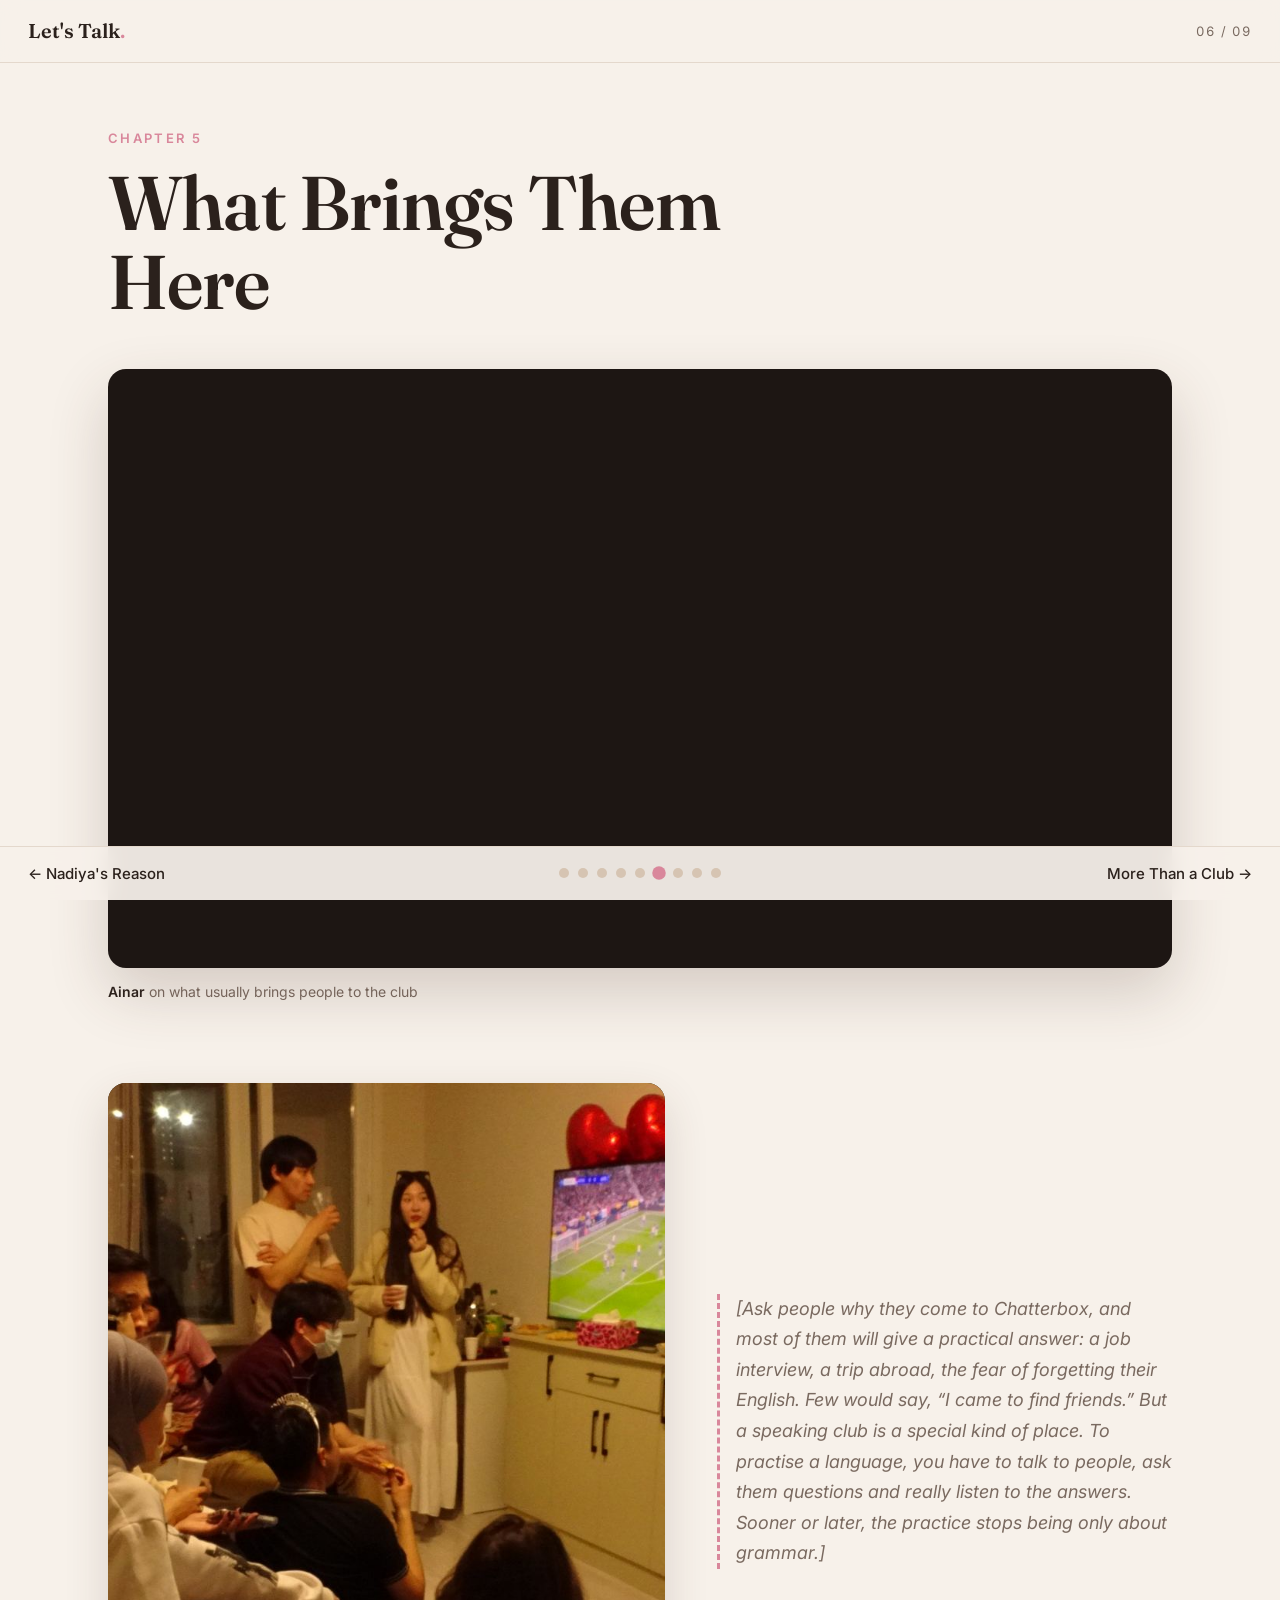
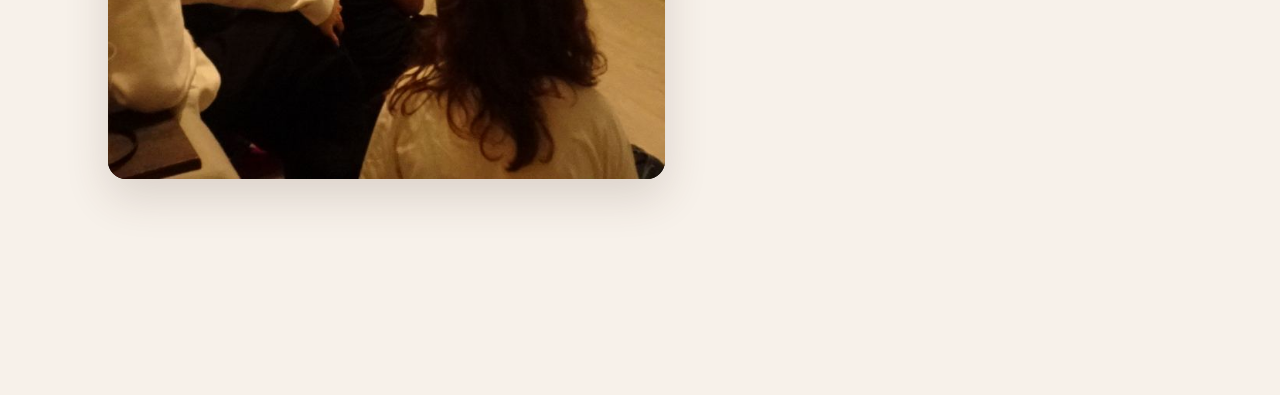
<file: what-brings-them.html>
<!DOCTYPE html>
<html lang="en">
<head>
  <meta charset="UTF-8">
  <meta name="viewport" content="width=device-width, initial-scale=1.0">
  <title>What Brings Them Here · Let's Talk</title>
  <link rel="preconnect" href="https://fonts.googleapis.com">
  <link rel="preconnect" href="https://fonts.gstatic.com" crossorigin>
  <link href="https://fonts.googleapis.com/css2?family=Fraunces:ital,opsz,wght@0,9..144,400;0,9..144,600;1,9..144,400&family=Inter:wght@400;500;600&display=swap" rel="stylesheet">
  <link rel="stylesheet" href="css/style.css">
</head>
<body data-page="5">

  <header class="topbar">
    <a href="index.html" class="brand">Let's Talk<span>.</span></a>
    <span class="counter"></span>
  </header>

  <main class="page">

    <section class="chapter-head reveal">
      <p class="kicker">Chapter 5</p>
      <h1>What Brings Them Here</h1>
    </section>

    <section class="reveal">
      <div class="video-wrap">
        <iframe src="https://www.youtube.com/embed/vW7h7FrFgME?rel=0"
                title="Ainar on what motivates club members"
                allow="accelerometer; autoplay; clipboard-write; encrypted-media; gyroscope; picture-in-picture; web-share"
                referrerpolicy="strict-origin-when-cross-origin" allowfullscreen></iframe>
      </div>
      <p class="caption"><strong>Ainar</strong> on what usually brings people to the club</p>
    </section>

    <section class="split reverse reveal">
      <div class="text">
        <p class="placeholder">[Ask people why they come to Chatterbox, and most of them will give a practical answer: a job interview, a trip abroad, the fear of forgetting their English. Few would say, “I came to find friends.” But a speaking club is a special kind of place. To practise a language, you have to talk to people, ask them questions and really listen to the answers. Sooner or later, the practice stops being only about grammar.]</p>
      </div>
      <figure class="photo-slot">
        <img src="assets/photos/motivation.jpg" alt="">
        <figcaption class="slot-label">Photo for this chapter<small>assets/photos/motivation.jpg</small></figcaption>
      </figure>
    </section>

  </main>

  <nav class="pager" aria-label="Pages"></nav>
  <script src="js/main.js"></script>
</body>
</html>
</file>
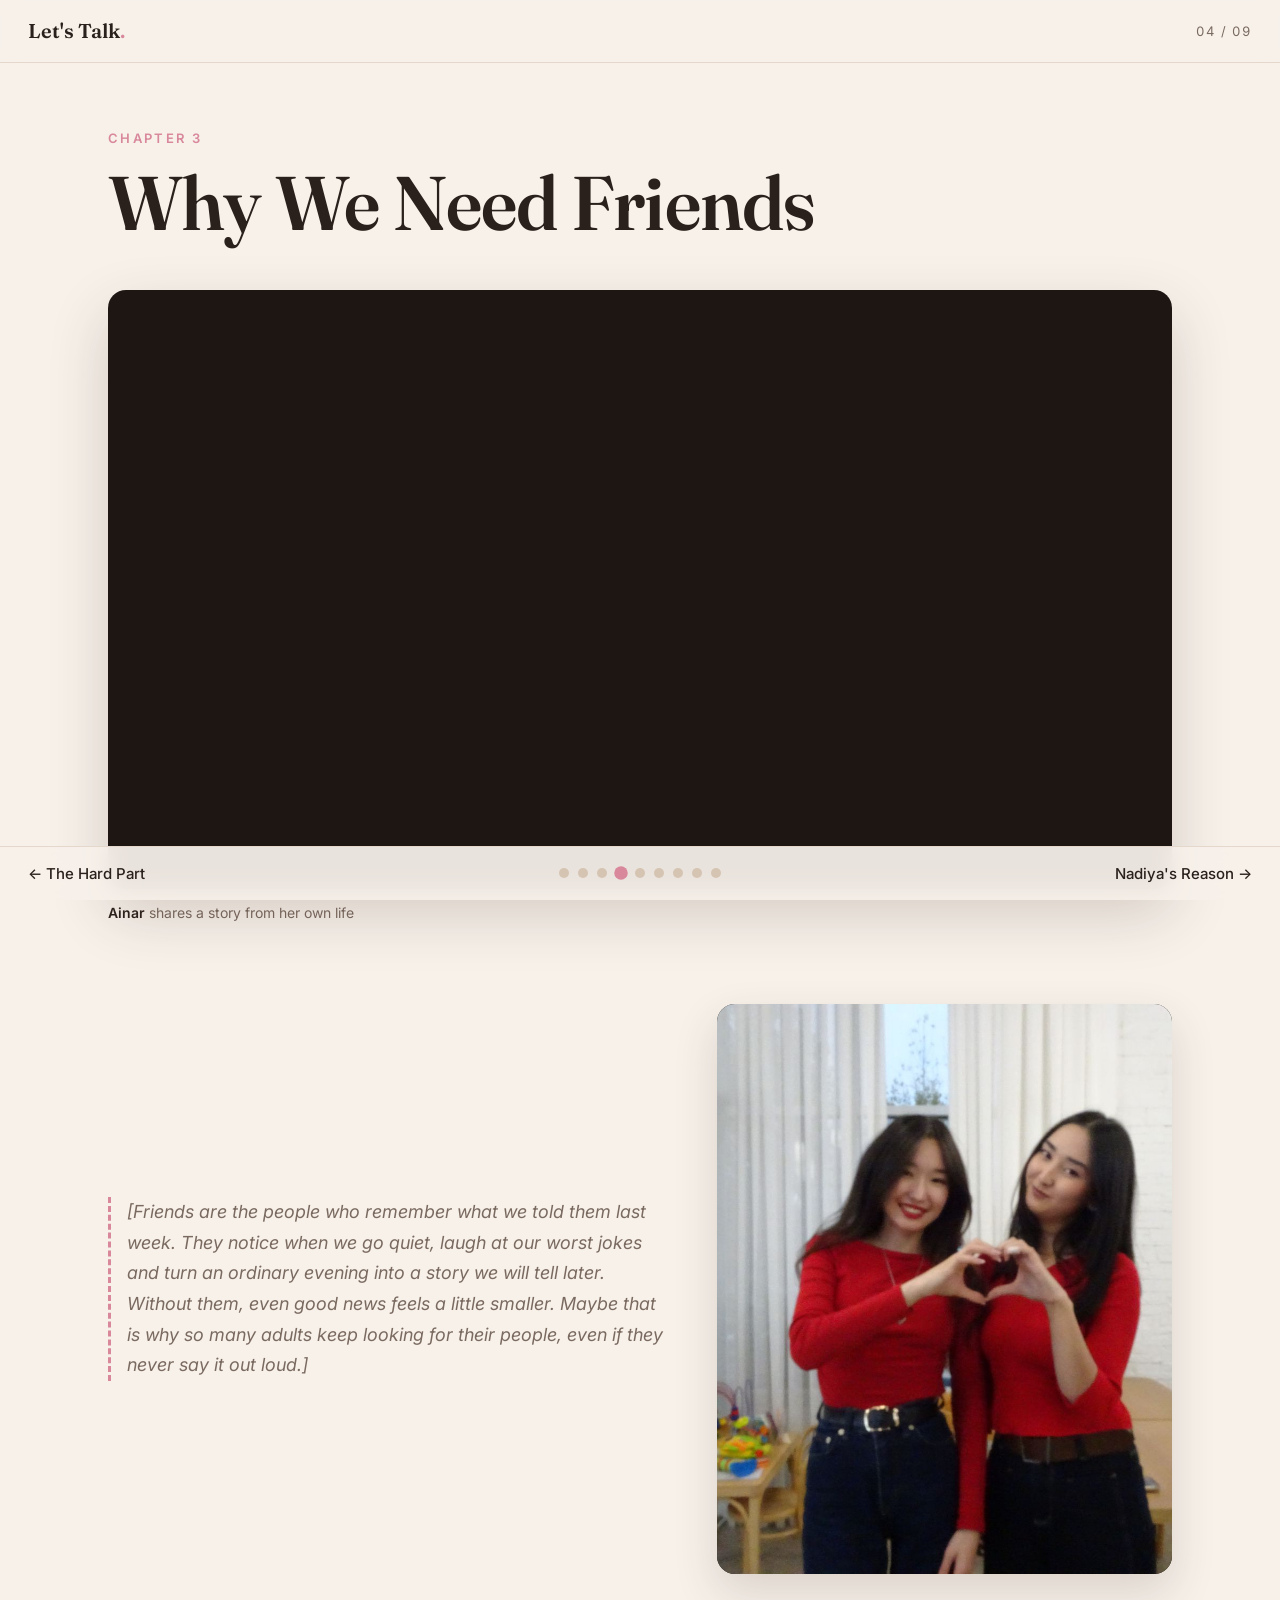
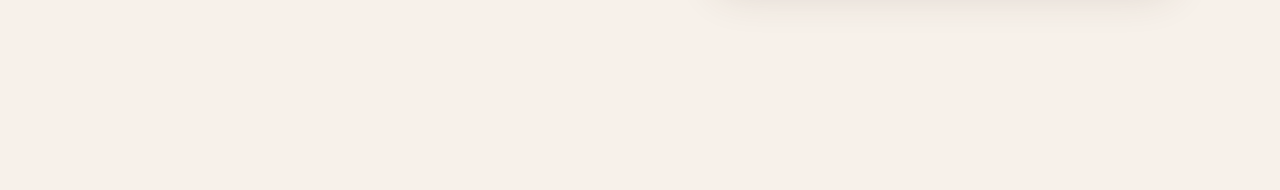
<file: why-friends.html>
<!DOCTYPE html>
<html lang="en">
<head>
  <meta charset="UTF-8">
  <meta name="viewport" content="width=device-width, initial-scale=1.0">
  <title>Why We Need Friends · Let's Talk</title>
  <link rel="preconnect" href="https://fonts.googleapis.com">
  <link rel="preconnect" href="https://fonts.gstatic.com" crossorigin>
  <link href="https://fonts.googleapis.com/css2?family=Fraunces:ital,opsz,wght@0,9..144,400;0,9..144,600;1,9..144,400&family=Inter:wght@400;500;600&display=swap" rel="stylesheet">
  <link rel="stylesheet" href="css/style.css">
</head>
<body data-page="3">

  <header class="topbar">
    <a href="index.html" class="brand">Let's Talk<span>.</span></a>
    <span class="counter"></span>
  </header>

  <main class="page">

    <section class="chapter-head reveal">
      <p class="kicker">Chapter 3</p>
      <h1>Why We Need Friends</h1>
    </section>

    <section class="reveal">
      <div class="video-wrap">
        <iframe src="https://www.youtube.com/embed/KMQTy1I09aU?rel=0"
                title="Ainar on why friends matter"
                allow="accelerometer; autoplay; clipboard-write; encrypted-media; gyroscope; picture-in-picture; web-share"
                referrerpolicy="strict-origin-when-cross-origin" allowfullscreen></iframe>
      </div>
      <p class="caption"><strong>Ainar</strong> shares a story from her own life</p>
    </section>

    <section class="split reveal">
      <div class="text">
        <p class="placeholder">[Friends are the people who remember what we told them last week. They notice when we go quiet, laugh at our worst jokes and turn an ordinary evening into a story we will tell later. Without them, even good news feels a little smaller. Maybe that is why so many adults keep looking for their people, even if they never say it out loud.]</p>
      </div>
      <figure class="photo-slot">
        <img src="assets/photos/why-friends.jpg" alt="">
        <figcaption class="slot-label">Photo for this chapter<small>assets/photos/why-friends.jpg</small></figcaption>
      </figure>
    </section>

  </main>

  <nav class="pager" aria-label="Pages"></nav>
  <script src="js/main.js"></script>
</body>
</html>
</file>
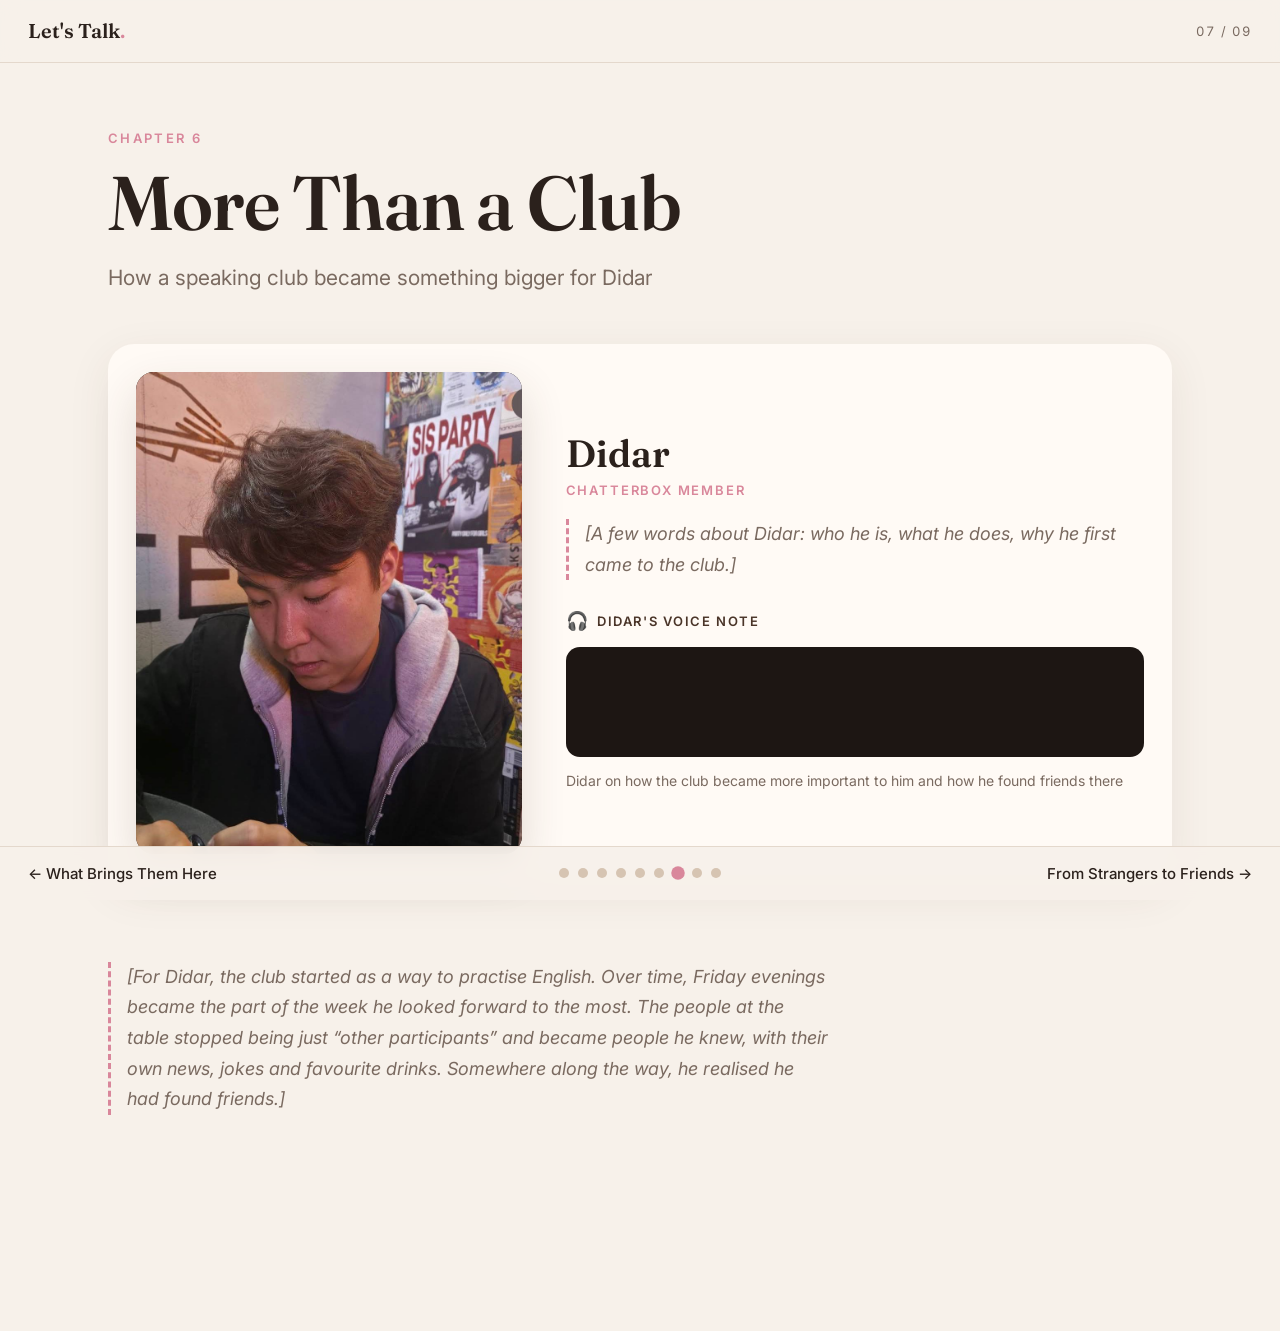
<file: letstalk/didar.html>
<!DOCTYPE html>
<html lang="en">
<head>
  <meta charset="UTF-8">
  <meta name="viewport" content="width=device-width, initial-scale=1.0">
  <title>More Than a Club · Let's Talk</title>
  <link rel="preconnect" href="https://fonts.googleapis.com">
  <link rel="preconnect" href="https://fonts.gstatic.com" crossorigin>
  <link href="https://fonts.googleapis.com/css2?family=Fraunces:ital,opsz,wght@0,9..144,400;0,9..144,600;1,9..144,400&family=Inter:wght@400;500;600&display=swap" rel="stylesheet">
  <link rel="stylesheet" href="css/style.css">
</head>
<body data-page="6">

  <header class="topbar">
    <a href="index.html" class="brand">Let's Talk<span>.</span></a>
    <span class="counter"></span>
  </header>

  <main class="page">

    <section class="chapter-head reveal">
      <p class="kicker">Chapter 6</p>
      <h1>More Than a Club</h1>
      <p class="lead">How a speaking club became something bigger for Didar</p>
    </section>

    <!-- DIDAR: photo + a few words about him + his voice note -->
    <section class="person reveal">
      <figure class="photo-slot">
        <img src="assets/photos/didar.jpg" alt="Didar">
        <figcaption class="slot-label">Photo: Didar<small>assets/photos/didar.jpg</small></figcaption>
      </figure>
      <div>
        <p class="person-name">Didar</p>
        <p class="person-role">Chatterbox member</p>
        <p class="person-about placeholder">[A few words about Didar: who he is, what he does, why he first came to the club.]</p>

        <p class="audio-label">Didar's voice note</p>
        <div class="drive-audio">
          <iframe src="https://drive.google.com/file/d/1ACAIVmwpuzlrFrXn4HIFI7DJ-NvrfvU1/preview" allow="autoplay" title="Didar's voice note"></iframe>
        </div>
        <!-- Local version: <audio controls preload="metadata" src="assets/audio/didar.mp3"></audio> -->
        <p class="caption">Didar on how the club became more important to him and how he found friends there</p>
      </div>
    </section>

    <section class="author-text reveal">
      <p class="placeholder">[For Didar, the club started as a way to practise English. Over time, Friday evenings became the part of the week he looked forward to the most. The people at the table stopped being just “other participants” and became people he knew, with their own news, jokes and favourite drinks. Somewhere along the way, he realised he had found friends.]</p>
    </section>

  </main>

  <nav class="pager" aria-label="Pages"></nav>
  <script src="js/main.js"></script>
</body>
</html>
</file>
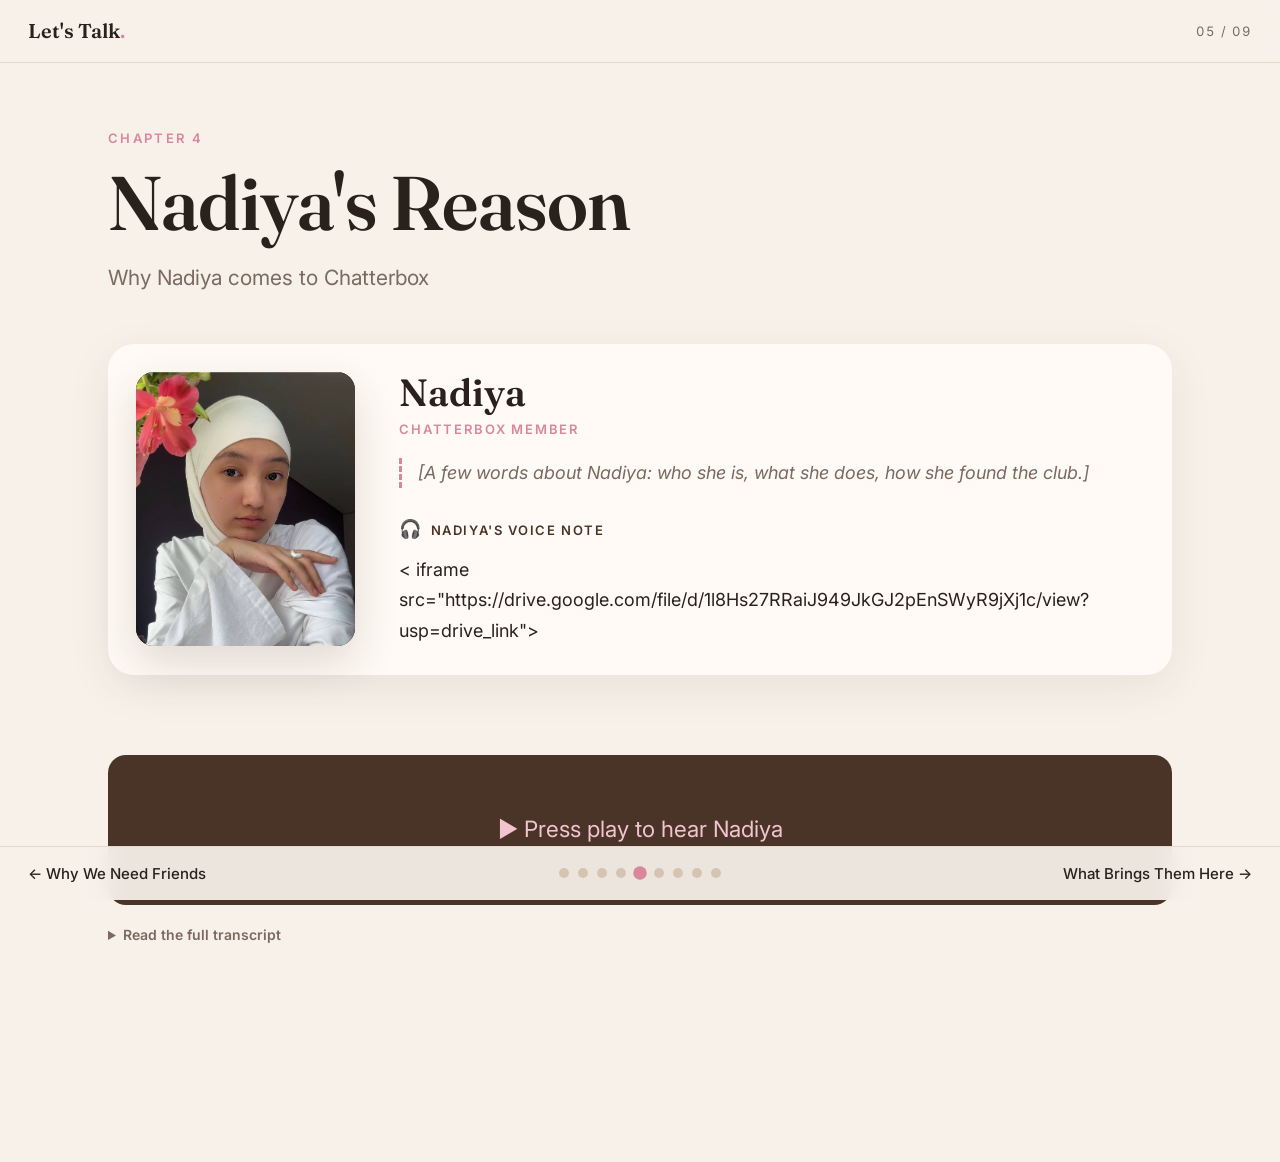
<file: letstalk/nadiya.html>
<!DOCTYPE html>
<html lang="en">
<head>
  <meta charset="UTF-8">
  <meta name="viewport" content="width=device-width, initial-scale=1.0">
  <title>Nadiya's Reason · Let's Talk</title>
  <link rel="preconnect" href="https://fonts.googleapis.com">
  <link rel="preconnect" href="https://fonts.gstatic.com" crossorigin>
  <link href="https://fonts.googleapis.com/css2?family=Fraunces:ital,opsz,wght@0,9..144,400;0,9..144,600;1,9..144,400&family=Inter:wght@400;500;600&display=swap" rel="stylesheet">
  <link rel="stylesheet" href="css/style.css">
</head>
<body data-page="4">

  <header class="topbar">
    <a href="index.html" class="brand">Let's Talk<span>.</span></a>
    <span class="counter"></span>
  </header>

  <main class="page">

    <section class="chapter-head reveal">
      <p class="kicker">Chapter 4</p>
      <h1>Nadiya's Reason</h1>
      <p class="lead">Why Nadiya comes to Chatterbox</p>
    </section>

    <!-- NADIYA: photo + about + audio with synced subtitles.
         The audio must be a file on your site (subtitles cannot sync with a Google Drive player):
         download it from Drive and save it as assets/audio/nadiya.mp3
         The subtitle lines live in js/nadiya-subtitles.js -->
    <section class="person reveal">
      <figure class="photo-slot">
        <img src="assets/photos/nadiya.jpg" alt="Nadiya">
        <figcaption class="slot-label">Photo: Nadiya<small>assets/photos/nadiya.jpg</small></figcaption>
      </figure>
      <div>
        <p class="person-name">Nadiya</p>
        <p class="person-role">Chatterbox member</p>
        <p class="person-about placeholder">[A few words about Nadiya: who she is, what she does, how she found the club.]</p>

        <p class="audio-label">Nadiya's voice note</p>
        < iframe src="https://drive.google.com/file/d/1l8Hs27RRaiJ949JkGJ2pEnSWyR9jXj1c/view?usp=drive_link"></audio>
        <p class="notice" id="audio-missing" hidden>Audio file not found. Save Nadiya's recording as <code>assets/audio/nadiya.mp3</code>.</p>
      </div>
    </section>

    <section class="reveal">
      <div class="subtitles" aria-live="polite">
        <p id="sub-line" class="idle">▶ Press play to hear Nadiya</p>
      </div>
      <details class="transcript-toggle">
        <summary>Read the full transcript</summary>
        <ol class="transcript" id="transcript"></ol>
      </details>
    </section>

  </main>

  <nav class="pager" aria-label="Pages"></nav>
  <script src="js/nadiya-subtitles.js"></script>
  <script src="js/main.js"></script>
</body>
</html>
</file>
<file: css/style.css>
/* ============================================================
   LET'S TALK — multimedia longread
   Palette: warm coffee shop + Chatterbox pink
   ============================================================ */

:root {
  --cream: #f7f1ea;
  --paper: #fffaf5;
  --ink: #2b211c;
  --muted: #7a6a60;
  --coffee: #4a3428;
  --espresso: #1d1613;
  --pink: #f2c4cf;
  --pink-deep: #d9879b;
  --line: #e4d8cc;
  --serif: 'Fraunces', Georgia, 'Times New Roman', serif;
  --sans: 'Inter', system-ui, -apple-system, 'Segoe UI', sans-serif;
  --radius: 18px;
}

* { box-sizing: border-box; margin: 0; padding: 0; }

html { scroll-behavior: smooth; }

body {
  background: var(--cream);
  color: var(--ink);
  font-family: var(--sans);
  font-size: 18px;
  line-height: 1.7;
  padding-bottom: 96px;
  -webkit-font-smoothing: antialiased;
}

img { display: block; max-width: 100%; }
a { color: inherit; }

/* ---------- Top bar ---------- */
.topbar {
  position: sticky;
  top: 0;
  z-index: 30;
  display: flex;
  justify-content: space-between;
  align-items: center;
  padding: 14px 28px;
  background: rgba(247, 241, 234, 0.9);
  backdrop-filter: blur(10px);
  -webkit-backdrop-filter: blur(10px);
  border-bottom: 1px solid var(--line);
}
.brand {
  font-family: var(--serif);
  font-weight: 600;
  font-size: 20px;
  text-decoration: none;
}
.brand span { color: var(--pink-deep); }
.counter {
  font-size: 13px;
  letter-spacing: 0.14em;
  color: var(--muted);
  font-variant-numeric: tabular-nums;
}

/* ---------- Page layout ---------- */
.page {
  max-width: 1120px;
  margin: 0 auto;
  padding: 64px 28px 40px;
}
section { margin-bottom: 80px; }

.chapter-head { max-width: 780px; margin-bottom: 48px; }
.kicker {
  font-size: 13px;
  font-weight: 600;
  letter-spacing: 0.18em;
  text-transform: uppercase;
  color: var(--pink-deep);
  margin-bottom: 14px;
}
h1 {
  font-family: var(--serif);
  font-weight: 600;
  font-size: clamp(42px, 6.2vw, 76px);
  line-height: 1.04;
  letter-spacing: -0.01em;
}
.lead {
  margin-top: 18px;
  font-size: 21px;
  color: var(--muted);
}

.text p + p { margin-top: 1.1em; }
.dropcap::first-letter {
  float: left;
  font-family: var(--serif);
  font-weight: 600;
  font-size: 4.4em;
  line-height: 0.82;
  padding: 8px 12px 0 0;
  color: var(--coffee);
}

.split {
  display: grid;
  grid-template-columns: 1.1fr 0.9fr;
  gap: 52px;
  align-items: center;
}
.split.reverse > :first-child { order: 2; }

.author-text { max-width: 720px; }

/* Text you still need to write: delete class="placeholder" when done */
.placeholder {
  color: var(--muted);
  font-style: italic;
  border-left: 3px dashed var(--pink-deep);
  padding-left: 16px;
}

/* ---------- Photo slots ---------- */
.photo-slot {
  position: relative;
  aspect-ratio: 4 / 5;
  border-radius: var(--radius);
  overflow: hidden;
  border: 2px dashed #d6c4b2;
  background: repeating-linear-gradient(135deg, #efe5da 0 14px, #f4ebe1 14px 28px);
}
.photo-slot.wide   { aspect-ratio: 16 / 9; }
.photo-slot.square { aspect-ratio: 1 / 1; }
.photo-slot img {
  position: absolute;
  inset: 0;
  width: 100%;
  height: 100%;
  object-fit: cover;
  opacity: 0;
  transition: opacity 0.6s ease;
}
.photo-slot.loaded { border: none; background: var(--espresso); box-shadow: 0 18px 44px rgba(74, 52, 40, 0.16); }
.photo-slot.loaded img { opacity: 1; }

.slot-label {
  position: absolute;
  inset: 0;
  display: flex;
  flex-direction: column;
  align-items: center;
  justify-content: center;
  gap: 6px;
  padding: 16px;
  text-align: center;
  font-size: 15px;
  color: var(--muted);
}
.slot-label::before { content: '📷'; font-size: 28px; }
.slot-label small { font-family: ui-monospace, Menlo, Consolas, monospace; font-size: 12px; opacity: 0.85; }
.loaded > .slot-label { display: none; }

/* ---------- Video ---------- */
.video-wrap {
  position: relative;
  aspect-ratio: 16 / 9;
  border-radius: var(--radius);
  overflow: hidden;
  background: var(--espresso);
  box-shadow: 0 24px 60px rgba(74, 52, 40, 0.2);
}
.video-wrap iframe {
  position: absolute;
  inset: 0;
  width: 100%;
  height: 100%;
  border: 0;
}
.caption {
  margin-top: 12px;
  font-size: 14px;
  color: var(--muted);
}
.caption strong { color: var(--ink); font-weight: 600; }

/* ---------- Person card (audio pages) ---------- */
.person {
  display: grid;
  grid-template-columns: 0.8fr 1.2fr;
  gap: 44px;
  align-items: center;
  padding: 28px;
  background: var(--paper);
  border-radius: 26px;
  box-shadow: 0 12px 44px rgba(74, 52, 40, 0.08);
}
.person-name {
  font-family: var(--serif);
  font-weight: 600;
  font-size: 38px;
  line-height: 1.1;
}
.person-role {
  margin-top: 4px;
  font-size: 13px;
  font-weight: 600;
  letter-spacing: 0.14em;
  text-transform: uppercase;
  color: var(--pink-deep);
}
.person-about { margin: 18px 0 26px; }

.audio-label {
  display: flex;
  align-items: center;
  gap: 8px;
  margin-bottom: 10px;
  font-size: 13px;
  font-weight: 600;
  letter-spacing: 0.12em;
  text-transform: uppercase;
  color: var(--coffee);
}
.audio-label::before { content: '🎧'; font-size: 18px; }

.drive-audio {
  border-radius: 14px;
  overflow: hidden;
  background: var(--espresso);
}
.drive-audio iframe {
  display: block;
  width: 100%;
  height: 110px;
  border: 0;
}
audio { width: 100%; display: block; }

/* ---------- Synced subtitles ---------- */
.subtitles {
  display: flex;
  align-items: center;
  justify-content: center;
  min-height: 150px;
  margin-top: 22px;
  padding: 26px 30px;
  border-radius: var(--radius);
  background: var(--coffee);
  color: #fff;
  text-align: center;
  font-family: var(--serif);
  font-size: clamp(21px, 2.5vw, 30px);
  line-height: 1.35;
}
#sub-line { transition: opacity 0.18s ease; }
#sub-line.fading { opacity: 0; }
#sub-line.idle { color: var(--pink); font-size: 0.75em; font-family: var(--sans); }

.transcript-toggle {
  margin-top: 18px;
  font-size: 14px;
  color: var(--muted);
}
.transcript-toggle summary { cursor: pointer; font-weight: 600; }
.transcript { list-style: none; margin-top: 10px; }
.transcript button {
  display: flex;
  gap: 14px;
  width: 100%;
  padding: 8px 12px;
  border: 0;
  border-radius: 10px;
  background: none;
  font: inherit;
  font-size: 15px;
  color: var(--ink);
  text-align: left;
  cursor: pointer;
}
.transcript button:hover { background: #f3e9df; }
.transcript li.active button { background: var(--pink); }
.transcript .t { color: var(--muted); font-variant-numeric: tabular-nums; min-width: 42px; }

.notice {
  margin-top: 12px;
  padding: 12px 14px;
  border-radius: 10px;
  background: #fff1d6;
  font-size: 14px;
}

/* ---------- Bottom pager ---------- */
.pager {
  position: fixed;
  left: 0;
  right: 0;
  bottom: 0;
  z-index: 30;
  display: grid;
  grid-template-columns: 1fr auto 1fr;
  align-items: center;
  gap: 16px;
  padding: 14px 28px;
  background: rgba(247, 241, 234, 0.94);
  backdrop-filter: blur(10px);
  -webkit-backdrop-filter: blur(10px);
  border-top: 1px solid var(--line);
  font-size: 15px;
}
.pager-link { text-decoration: none; font-weight: 500; white-space: nowrap; overflow: hidden; text-overflow: ellipsis; }
.pager-link:hover span { text-decoration: underline; text-underline-offset: 4px; }
.pager-link.next { justify-self: end; }
.dots { display: flex; gap: 9px; }
.dots a {
  width: 10px;
  height: 10px;
  border-radius: 50%;
  background: #d6c4b2;
  transition: transform 0.2s, background 0.2s;
}
.dots a:hover { background: var(--pink-deep); }
.dots a.active { background: var(--pink-deep); transform: scale(1.35); }

/* ---------- Cover page ---------- */
body.cover { padding-bottom: 0; background: var(--espresso); }
body.cover .topbar {
  position: fixed;
  left: 0;
  right: 0;
  background: transparent;
  border: none;
  backdrop-filter: none;
  -webkit-backdrop-filter: none;
  color: #fff;
}
body.cover .counter { color: rgba(255, 255, 255, 0.75); }
body.cover .pager { background: transparent; border: none; backdrop-filter: none; -webkit-backdrop-filter: none; color: #fff; }
body.cover .dots a { background: rgba(255, 255, 255, 0.45); }
body.cover .dots a.active { background: var(--pink); }

.cover-hero {
  position: relative;
  height: 100vh;
  min-height: 560px;
  overflow: hidden;
  color: #fff;
}
.slide {
  position: absolute;
  inset: 0;
  opacity: 0;
  transition: opacity 0.9s ease;
}
.slide.active { opacity: 1; }
.slide img {
  width: 100%;
  height: 100%;
  object-fit: cover;
  opacity: 0;
  transform: scale(1.03);
  transition: transform 3s linear, opacity 0.6s;
}
.slide.loaded img { opacity: 1; }
.slide.active img { transform: scale(1.1); }
.slide:nth-child(5n+1) { background: linear-gradient(135deg, #4a3428, #8a5a4a); }
.slide:nth-child(5n+2) { background: linear-gradient(135deg, #6b4a3c, #d9879b); }
.slide:nth-child(5n+3) { background: linear-gradient(135deg, #2b211c, #6b4a3c); }
.slide:nth-child(5n+4) { background: linear-gradient(135deg, #8a5a4a, #f2c4cf); }
.slide:nth-child(5n+5) { background: linear-gradient(135deg, #1d1613, #4a3428); }
.slide .slot-label { color: rgba(255, 255, 255, 0.6); justify-content: flex-start; padding-top: 90px; }

.cover-overlay {
  position: absolute;
  inset: 0;
  display: flex;
  flex-direction: column;
  justify-content: flex-end;
  padding: 0 6vw 130px;
  background: linear-gradient(180deg, rgba(29, 22, 19, 0.15) 0%, rgba(29, 22, 19, 0.35) 45%, rgba(29, 22, 19, 0.85) 100%);
}
.cover-overlay .kicker { color: var(--pink); }
.cover-overlay h1 { max-width: 980px; font-size: clamp(46px, 7.4vw, 104px); }
.cover-overlay h1 em { font-style: italic; color: var(--pink); }
.cover-overlay .lead { color: rgba(255, 255, 255, 0.85); max-width: 640px; }
.start-btn {
  display: inline-flex;
  align-items: center;
  gap: 10px;
  align-self: flex-start;
  margin-top: 30px;
  padding: 14px 26px;
  border-radius: 999px;
  background: var(--pink);
  color: var(--espresso);
  font-weight: 600;
  text-decoration: none;
  transition: transform 0.2s, background 0.2s;
}
.start-btn:hover { transform: translateY(-2px); background: #fff; }

/* ---------- Finale ---------- */
.faces {
  display: grid;
  grid-template-columns: repeat(4, 1fr);
  gap: 18px;
}
.faces figure { margin: 0; }
.faces figcaption.name {
  margin-top: 10px;
  text-align: center;
  font-family: var(--serif);
  font-size: 20px;
}
.big-quote {
  text-align: center;
  font-family: var(--serif);
  font-size: clamp(56px, 10vw, 140px);
  font-weight: 600;
  line-height: 1;
  color: var(--coffee);
}
.big-quote em { color: var(--pink-deep); }
.cta {
  padding: 48px 32px;
  border-radius: 26px;
  background: var(--pink);
  text-align: center;
}
.cta h2 { font-family: var(--serif); font-size: clamp(28px, 3.6vw, 42px); line-height: 1.15; }
.cta p { margin-top: 10px; color: var(--coffee); }
.cta .start-btn { align-self: center; background: var(--espresso); color: #fff; }
.cta .start-btn:hover { background: var(--coffee); }
.credits {
  display: grid;
  grid-template-columns: repeat(3, 1fr);
  gap: 24px;
  padding-top: 32px;
  border-top: 1px solid var(--line);
  font-size: 15px;
  color: var(--muted);
}
.credits h3 {
  margin-bottom: 6px;
  font-size: 12px;
  letter-spacing: 0.16em;
  text-transform: uppercase;
  color: var(--ink);
}

/* ---------- Scroll reveal ---------- */
.js .reveal { opacity: 0; transform: translateY(28px); transition: opacity 0.8s ease, transform 0.8s ease; }
.js .reveal.visible { opacity: 1; transform: none; }

@media (prefers-reduced-motion: reduce) {
  html { scroll-behavior: auto; }
  .js .reveal { opacity: 1; transform: none; transition: none; }
  .slide img, .slide.active img { transform: none; transition: opacity 0.6s; }
}

/* ---------- Mobile ---------- */
@media (max-width: 820px) {
  body { font-size: 17px; }
  .page { padding: 40px 20px 32px; }
  section { margin-bottom: 56px; }
  .split, .person { grid-template-columns: 1fr; gap: 28px; }
  .split.reverse > :first-child { order: 0; }
  .person { padding: 20px; }
  .faces { grid-template-columns: repeat(2, 1fr); }
  .credits { grid-template-columns: 1fr; }
  .pager { padding: 12px 16px; font-size: 14px; }
  .pager-link span { display: none; }
  .cover-overlay { padding-bottom: 110px; }
}

/* Cover photos: keep faces (usually in the upper part) in the frame */
.slide img { object-position: center 35%; }
.author { margin-top: 34px; padding-top: 18px; border-top: 1px solid rgba(255,255,255,.25); max-width: 520px; font-size: 15px; }
.author-name { font-family: var(--serif); font-size: 22px; color: #fff; }
.author-name span { display: block; font-family: var(--sans); font-size: 12px; font-weight: 600; letter-spacing: .18em; text-transform: uppercase; color: var(--pink); }
.author-links { margin-top: 4px; color: rgba(255,255,255,.8); }
.author-links a { text-decoration: none; border-bottom: 1px solid rgba(255,255,255,.35); }
.author-links a:hover { color: var(--pink); border-color: var(--pink); }
.author-links span { margin: 0 8px; }
</file>
<file: letstalk/css/style.css>
/* ============================================================
   LET'S TALK — multimedia longread
   Palette: warm coffee shop + Chatterbox pink
   ============================================================ */

:root {
  --cream: #f7f1ea;
  --paper: #fffaf5;
  --ink: #2b211c;
  --muted: #7a6a60;
  --coffee: #4a3428;
  --espresso: #1d1613;
  --pink: #f2c4cf;
  --pink-deep: #d9879b;
  --line: #e4d8cc;
  --serif: 'Fraunces', Georgia, 'Times New Roman', serif;
  --sans: 'Inter', system-ui, -apple-system, 'Segoe UI', sans-serif;
  --radius: 18px;
}

* { box-sizing: border-box; margin: 0; padding: 0; }

html { scroll-behavior: smooth; }

body {
  background: var(--cream);
  color: var(--ink);
  font-family: var(--sans);
  font-size: 18px;
  line-height: 1.7;
  padding-bottom: 96px;
  -webkit-font-smoothing: antialiased;
}

img { display: block; max-width: 100%; }
a { color: inherit; }

/* ---------- Top bar ---------- */
.topbar {
  position: sticky;
  top: 0;
  z-index: 30;
  display: flex;
  justify-content: space-between;
  align-items: center;
  padding: 14px 28px;
  background: rgba(247, 241, 234, 0.9);
  backdrop-filter: blur(10px);
  -webkit-backdrop-filter: blur(10px);
  border-bottom: 1px solid var(--line);
}
.brand {
  font-family: var(--serif);
  font-weight: 600;
  font-size: 20px;
  text-decoration: none;
}
.brand span { color: var(--pink-deep); }
.counter {
  font-size: 13px;
  letter-spacing: 0.14em;
  color: var(--muted);
  font-variant-numeric: tabular-nums;
}

/* ---------- Page layout ---------- */
.page {
  max-width: 1120px;
  margin: 0 auto;
  padding: 64px 28px 40px;
}
section { margin-bottom: 80px; }

.chapter-head { max-width: 780px; margin-bottom: 48px; }
.kicker {
  font-size: 13px;
  font-weight: 600;
  letter-spacing: 0.18em;
  text-transform: uppercase;
  color: var(--pink-deep);
  margin-bottom: 14px;
}
h1 {
  font-family: var(--serif);
  font-weight: 600;
  font-size: clamp(42px, 6.2vw, 76px);
  line-height: 1.04;
  letter-spacing: -0.01em;
}
.lead {
  margin-top: 18px;
  font-size: 21px;
  color: var(--muted);
}

.text p + p { margin-top: 1.1em; }
.dropcap::first-letter {
  float: left;
  font-family: var(--serif);
  font-weight: 600;
  font-size: 4.4em;
  line-height: 0.82;
  padding: 8px 12px 0 0;
  color: var(--coffee);
}

.split {
  display: grid;
  grid-template-columns: 1.1fr 0.9fr;
  gap: 52px;
  align-items: center;
}
.split.reverse > :first-child { order: 2; }

.author-text { max-width: 720px; }

/* Text you still need to write: delete class="placeholder" when done */
.placeholder {
  color: var(--muted);
  font-style: italic;
  border-left: 3px dashed var(--pink-deep);
  padding-left: 16px;
}

/* ---------- Photo slots ---------- */
.photo-slot {
  position: relative;
  aspect-ratio: 4 / 5;
  border-radius: var(--radius);
  overflow: hidden;
  border: 2px dashed #d6c4b2;
  background: repeating-linear-gradient(135deg, #efe5da 0 14px, #f4ebe1 14px 28px);
}
.photo-slot.wide   { aspect-ratio: 16 / 9; }
.photo-slot.square { aspect-ratio: 1 / 1; }
.photo-slot img {
  position: absolute;
  inset: 0;
  width: 100%;
  height: 100%;
  object-fit: cover;
  opacity: 0;
  transition: opacity 0.6s ease;
}
.photo-slot.loaded { border: none; background: var(--espresso); box-shadow: 0 18px 44px rgba(74, 52, 40, 0.16); }
.photo-slot.loaded img { opacity: 1; }

.slot-label {
  position: absolute;
  inset: 0;
  display: flex;
  flex-direction: column;
  align-items: center;
  justify-content: center;
  gap: 6px;
  padding: 16px;
  text-align: center;
  font-size: 15px;
  color: var(--muted);
}
.slot-label::before { content: '📷'; font-size: 28px; }
.slot-label small { font-family: ui-monospace, Menlo, Consolas, monospace; font-size: 12px; opacity: 0.85; }
.loaded > .slot-label { display: none; }

/* ---------- Video ---------- */
.video-wrap {
  position: relative;
  aspect-ratio: 16 / 9;
  border-radius: var(--radius);
  overflow: hidden;
  background: var(--espresso);
  box-shadow: 0 24px 60px rgba(74, 52, 40, 0.2);
}
.video-wrap iframe {
  position: absolute;
  inset: 0;
  width: 100%;
  height: 100%;
  border: 0;
}
.caption {
  margin-top: 12px;
  font-size: 14px;
  color: var(--muted);
}
.caption strong { color: var(--ink); font-weight: 600; }

/* ---------- Person card (audio pages) ---------- */
.person {
  display: grid;
  grid-template-columns: 0.8fr 1.2fr;
  gap: 44px;
  align-items: center;
  padding: 28px;
  background: var(--paper);
  border-radius: 26px;
  box-shadow: 0 12px 44px rgba(74, 52, 40, 0.08);
}
.person-name {
  font-family: var(--serif);
  font-weight: 600;
  font-size: 38px;
  line-height: 1.1;
}
.person-role {
  margin-top: 4px;
  font-size: 13px;
  font-weight: 600;
  letter-spacing: 0.14em;
  text-transform: uppercase;
  color: var(--pink-deep);
}
.person-about { margin: 18px 0 26px; }

.audio-label {
  display: flex;
  align-items: center;
  gap: 8px;
  margin-bottom: 10px;
  font-size: 13px;
  font-weight: 600;
  letter-spacing: 0.12em;
  text-transform: uppercase;
  color: var(--coffee);
}
.audio-label::before { content: '🎧'; font-size: 18px; }

.drive-audio {
  border-radius: 14px;
  overflow: hidden;
  background: var(--espresso);
}
.drive-audio iframe {
  display: block;
  width: 100%;
  height: 110px;
  border: 0;
}
audio { width: 100%; display: block; }

/* ---------- Synced subtitles ---------- */
.subtitles {
  display: flex;
  align-items: center;
  justify-content: center;
  min-height: 150px;
  margin-top: 22px;
  padding: 26px 30px;
  border-radius: var(--radius);
  background: var(--coffee);
  color: #fff;
  text-align: center;
  font-family: var(--serif);
  font-size: clamp(21px, 2.5vw, 30px);
  line-height: 1.35;
}
#sub-line { transition: opacity 0.18s ease; }
#sub-line.fading { opacity: 0; }
#sub-line.idle { color: var(--pink); font-size: 0.75em; font-family: var(--sans); }

.transcript-toggle {
  margin-top: 18px;
  font-size: 14px;
  color: var(--muted);
}
.transcript-toggle summary { cursor: pointer; font-weight: 600; }
.transcript { list-style: none; margin-top: 10px; }
.transcript button {
  display: flex;
  gap: 14px;
  width: 100%;
  padding: 8px 12px;
  border: 0;
  border-radius: 10px;
  background: none;
  font: inherit;
  font-size: 15px;
  color: var(--ink);
  text-align: left;
  cursor: pointer;
}
.transcript button:hover { background: #f3e9df; }
.transcript li.active button { background: var(--pink); }
.transcript .t { color: var(--muted); font-variant-numeric: tabular-nums; min-width: 42px; }

.notice {
  margin-top: 12px;
  padding: 12px 14px;
  border-radius: 10px;
  background: #fff1d6;
  font-size: 14px;
}

/* ---------- Bottom pager ---------- */
.pager {
  position: fixed;
  left: 0;
  right: 0;
  bottom: 0;
  z-index: 30;
  display: grid;
  grid-template-columns: 1fr auto 1fr;
  align-items: center;
  gap: 16px;
  padding: 14px 28px;
  background: rgba(247, 241, 234, 0.94);
  backdrop-filter: blur(10px);
  -webkit-backdrop-filter: blur(10px);
  border-top: 1px solid var(--line);
  font-size: 15px;
}
.pager-link { text-decoration: none; font-weight: 500; white-space: nowrap; overflow: hidden; text-overflow: ellipsis; }
.pager-link:hover span { text-decoration: underline; text-underline-offset: 4px; }
.pager-link.next { justify-self: end; }
.dots { display: flex; gap: 9px; }
.dots a {
  width: 10px;
  height: 10px;
  border-radius: 50%;
  background: #d6c4b2;
  transition: transform 0.2s, background 0.2s;
}
.dots a:hover { background: var(--pink-deep); }
.dots a.active { background: var(--pink-deep); transform: scale(1.35); }

/* ---------- Cover page ---------- */
body.cover { padding-bottom: 0; background: var(--espresso); }
body.cover .topbar {
  position: fixed;
  left: 0;
  right: 0;
  background: transparent;
  border: none;
  backdrop-filter: none;
  -webkit-backdrop-filter: none;
  color: #fff;
}
body.cover .counter { color: rgba(255, 255, 255, 0.75); }
body.cover .pager { background: transparent; border: none; backdrop-filter: none; -webkit-backdrop-filter: none; color: #fff; }
body.cover .dots a { background: rgba(255, 255, 255, 0.45); }
body.cover .dots a.active { background: var(--pink); }

.cover-hero {
  position: relative;
  height: 100vh;
  min-height: 560px;
  overflow: hidden;
  color: #fff;
}
.slide {
  position: absolute;
  inset: 0;
  opacity: 0;
  transition: opacity 0.9s ease;
}
.slide.active { opacity: 1; }
.slide img {
  width: 100%;
  height: 100%;
  object-fit: cover;
  opacity: 0;
  transform: scale(1.03);
  transition: transform 3s linear, opacity 0.6s;
}
.slide.loaded img { opacity: 1; }
.slide.active img { transform: scale(1.1); }
.slide:nth-child(5n+1) { background: linear-gradient(135deg, #4a3428, #8a5a4a); }
.slide:nth-child(5n+2) { background: linear-gradient(135deg, #6b4a3c, #d9879b); }
.slide:nth-child(5n+3) { background: linear-gradient(135deg, #2b211c, #6b4a3c); }
.slide:nth-child(5n+4) { background: linear-gradient(135deg, #8a5a4a, #f2c4cf); }
.slide:nth-child(5n+5) { background: linear-gradient(135deg, #1d1613, #4a3428); }
.slide .slot-label { color: rgba(255, 255, 255, 0.6); justify-content: flex-start; padding-top: 90px; }

.cover-overlay {
  position: absolute;
  inset: 0;
  display: flex;
  flex-direction: column;
  justify-content: flex-end;
  padding: 0 6vw 130px;
  background: linear-gradient(180deg, rgba(29, 22, 19, 0.15) 0%, rgba(29, 22, 19, 0.35) 45%, rgba(29, 22, 19, 0.85) 100%);
}
.cover-overlay .kicker { color: var(--pink); }
.cover-overlay h1 { max-width: 980px; font-size: clamp(46px, 7.4vw, 104px); }
.cover-overlay h1 em { font-style: italic; color: var(--pink); }
.cover-overlay .lead { color: rgba(255, 255, 255, 0.85); max-width: 640px; }
.start-btn {
  display: inline-flex;
  align-items: center;
  gap: 10px;
  align-self: flex-start;
  margin-top: 30px;
  padding: 14px 26px;
  border-radius: 999px;
  background: var(--pink);
  color: var(--espresso);
  font-weight: 600;
  text-decoration: none;
  transition: transform 0.2s, background 0.2s;
}
.start-btn:hover { transform: translateY(-2px); background: #fff; }

/* ---------- Finale ---------- */
.faces {
  display: grid;
  grid-template-columns: repeat(4, 1fr);
  gap: 18px;
}
.faces figure { margin: 0; }
.faces figcaption.name {
  margin-top: 10px;
  text-align: center;
  font-family: var(--serif);
  font-size: 20px;
}
.big-quote {
  text-align: center;
  font-family: var(--serif);
  font-size: clamp(56px, 10vw, 140px);
  font-weight: 600;
  line-height: 1;
  color: var(--coffee);
}
.big-quote em { color: var(--pink-deep); }
.cta {
  padding: 48px 32px;
  border-radius: 26px;
  background: var(--pink);
  text-align: center;
}
.cta h2 { font-family: var(--serif); font-size: clamp(28px, 3.6vw, 42px); line-height: 1.15; }
.cta p { margin-top: 10px; color: var(--coffee); }
.cta .start-btn { align-self: center; background: var(--espresso); color: #fff; }
.cta .start-btn:hover { background: var(--coffee); }
.credits {
  display: grid;
  grid-template-columns: repeat(3, 1fr);
  gap: 24px;
  padding-top: 32px;
  border-top: 1px solid var(--line);
  font-size: 15px;
  color: var(--muted);
}
.credits h3 {
  margin-bottom: 6px;
  font-size: 12px;
  letter-spacing: 0.16em;
  text-transform: uppercase;
  color: var(--ink);
}

/* ---------- Scroll reveal ---------- */
.js .reveal { opacity: 0; transform: translateY(28px); transition: opacity 0.8s ease, transform 0.8s ease; }
.js .reveal.visible { opacity: 1; transform: none; }

@media (prefers-reduced-motion: reduce) {
  html { scroll-behavior: auto; }
  .js .reveal { opacity: 1; transform: none; transition: none; }
  .slide img, .slide.active img { transform: none; transition: opacity 0.6s; }
}

/* ---------- Mobile ---------- */
@media (max-width: 820px) {
  body { font-size: 17px; }
  .page { padding: 40px 20px 32px; }
  section { margin-bottom: 56px; }
  .split, .person { grid-template-columns: 1fr; gap: 28px; }
  .split.reverse > :first-child { order: 0; }
  .person { padding: 20px; }
  .faces { grid-template-columns: repeat(2, 1fr); }
  .credits { grid-template-columns: 1fr; }
  .pager { padding: 12px 16px; font-size: 14px; }
  .pager-link span { display: none; }
  .cover-overlay { padding-bottom: 110px; }
}

/* Cover photos: keep faces (usually in the upper part) in the frame */
.slide img { object-position: center 35%; }
</file>
